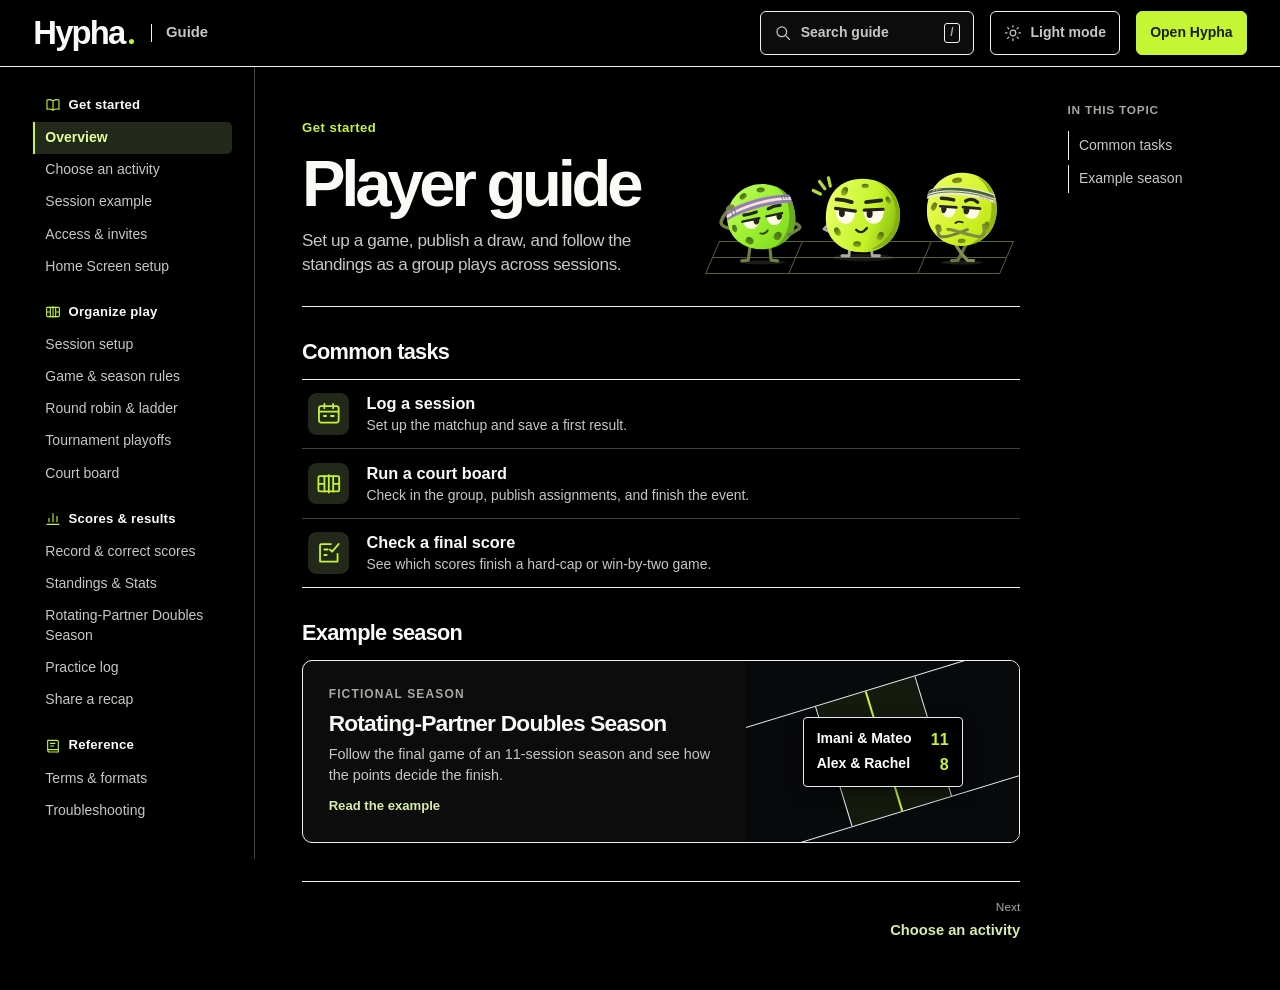
<file: docs/index.html>
<!doctype html>
<html lang="en" data-theme="dark">
<head>
<meta charset="utf-8"><meta name="viewport" content="width=device-width,initial-scale=1,viewport-fit=cover">
<meta name="description" content="Hypha’s player guide to session setup, game rules, round robins, ladders, tournaments, scoring, and season standings.">
<meta name="theme-color" content="#000000" id="theme-color"><title>Player guide · Hypha</title>
<link rel="icon" href="./play/media/icon.png"><link rel="stylesheet" href="./assets/type.css">
<link rel="stylesheet" href="./assets/guide.css">
<script>try{if(localStorage.getItem('hypha-guide-theme')==='light')document.documentElement.dataset.theme='light';}catch(e){}</script>
<script src="./assets/guide.js" defer></script>
</head>
<body id="top"><a class="skip" href="#guide">Skip to guide content</a>
<svg class="guide-defs" width="0" height="0" aria-hidden="true" focusable="false" xmlns="http://www.w3.org/2000/svg"><defs><linearGradient id="guide-ball-paint" x1="0" y1=".25" x2="1" y2=".55" gradientUnits="objectBoundingBox"><stop offset="0" stop-color="#eaff66" /><stop offset=".64" stop-color="#c4f329" /><stop offset="1" stop-color="#89bd0f" /></linearGradient><linearGradient id="guide-hole-paint" x2="0" y2="1"><stop stop-color="#476604" /><stop offset="1" stop-color="#96b720" /></linearGradient><g id="guide-player-shadow"><ellipse cx="63" cy="99" rx="34" ry="4" fill="currentColor" opacity=".14" /></g><g id="guide-player-shell"><g fill="none" stroke="currentColor" stroke-width="3.2" stroke-linecap="round" stroke-linejoin="round"><path d="M48 83l-1 14h-8m32-14 2 14h8M32 54l-13 13 12 6m54-23 13 12-9 10" /></g><path d="M21 55C21 28 37 11 62 11c25 0 42 17 42 40 0 24-17 42-42 42-24 0-41-14-41-38Z" fill="url(#guide-ball-paint)" /><path d="M77 14c14 6 24 23 22 40-2 19-15 30-28 36 20-3 33-18 33-39 0-16-11-31-27-37Z" fill="#84ae14" /><g fill="url(#guide-hole-paint)"><ellipse cx="42" cy="25" rx="3.5" ry="5" transform="rotate(26 42 25)" /><ellipse cx="65" cy="19" rx="4" ry="2.6" /><ellipse cx="91" cy="35" rx="2.5" ry="4.4" transform="rotate(-27 91 35)" /><ellipse cx="34" cy="70" rx="3.2" ry="5" transform="rotate(-29 34 70)" /><ellipse cx="56" cy="84" rx="4.4" ry="3.2" /><ellipse cx="82" cy="75" rx="3.4" ry="5" transform="rotate(28 82 75)" /></g><path d="m15 28-8-4m13-2-6-8m12 5-2-9" stroke="#b1dc35" stroke-width="3.6" stroke-linecap="round" fill="none" /></g><g id="guide-player-eyes"><path d="M32 44l22 3c-1 11-6 16-13 14-6-1-9-8-9-17Zm31 2 23-1c0 11-5 17-13 16-6-1-9-6-10-15Z" fill="#fffce9" /></g><g id="guide-player-pupils"><g fill="#222318"><ellipse cx="39" cy="49" rx="3.3" ry="4.8" /><ellipse cx="70" cy="50" rx="3.4" ry="4.7" /></g></g><g id="guide-player-face"><g fill="none" stroke="#232315" stroke-linecap="round"><path d="m32 44 22 3m10-1 21-1" stroke-width="3.6" /><g stroke-width="4.2"><path d="M33 34q8 0 17 3" /><path d="m66 37 17-2" /></g><path d="M55 68q6 6 12-2" stroke-width="2.6" /></g></g><symbol id="guide-icon-book" viewBox="0 0 24 24"><path d="M3 4.5c3-1 6-.6 9 1.3 3-1.9 6-2.3 9-1.3v14c-3-1-6-.6-9 1.3-3-1.9-6-2.3-9-1.3zM12 5.8v14" /></symbol><symbol id="guide-icon-court" viewBox="0 0 24 24"><rect x="2.5" y="5" width="19" height="14" rx="1.3" /><path d="M12 4v16M8 5v14m8-14v14M3 12h5m8 0h5" /></symbol><symbol id="guide-icon-bars" viewBox="0 0 24 24"><path d="M3 20h18M6 16v-5m6 5V4m6 12V8" /></symbol><symbol id="guide-icon-guide" viewBox="0 0 24 24"><path d="M4 3.5h14a2 2 0 0 1 2 2V21H6.5A2.5 2.5 0 0 1 4 18.5zM4 17.5h16M8 8h7m-7 4h5" /></symbol><symbol id="guide-icon-scorecard" viewBox="0 0 24 24"><rect x="3" y="5" width="18" height="15" rx="2" /><path d="M3.5 10h17M8 3v4m8-4v4M7.5 14h2m4.5 0h2.5" /></symbol><symbol id="guide-icon-score-check" viewBox="0 0 24 24"><path d="M14 4H5a1 1 0 0 0-1 1v15h16v-7M8 9h3m-3 5h2m3-5 2 2 6-7" /></symbol><symbol id="guide-icon-search" viewBox="0 0 24 24"><circle cx="10.5" cy="10.5" r="6.5" /><path d="m16 16 4.8 4.8" /></symbol><symbol id="guide-icon-sun" viewBox="0 0 24 24"><circle cx="12" cy="12" r="3.8" /><path d="M12 2v2m0 16v2M2 12h2m16 0h2M4.9 4.9l1.5 1.5m11.2 11.2 1.5 1.5M4.9 19.1l1.5-1.5M17.6 6.4l1.5-1.5" /></symbol><symbol id="guide-icon-moon" viewBox="0 0 24 24"><path d="M20.3 14.6A8.7 8.7 0 0 1 9.4 3.7 8.7 8.7 0 1 0 20.3 14.6z" /></symbol><symbol id="guide-icon-menu" viewBox="0 0 24 24"><path d="M3 6h18M3 12h12M3 18h18" /></symbol><symbol id="guide-icon-chevron" viewBox="0 0 24 24"><path d="m6 9 6 6 6-6" /></symbol></defs></svg>
<header class="topbar"><div class="top-inner">
  <a class="brand" href="./play/index.html" aria-label="Hypha, about the app">Hypha<i aria-hidden="true"></i></a><span class="product">Guide</span>
  <div class="commands"><button class="search-open js-only" type="button" id="open-search" hidden><svg class="ui-icon" aria-hidden="true" focusable="false" viewBox="0 0 24 24"><use href="#guide-icon-search"></use></svg><span>Search guide</span><kbd>/</kbd></button>
  <button class="theme-button js-only" id="theme-choice" type="button" hidden><svg class="ui-icon when-dark" aria-hidden="true" focusable="false" viewBox="0 0 24 24"><use href="#guide-icon-sun"></use></svg><svg class="ui-icon when-light" aria-hidden="true" focusable="false" viewBox="0 0 24 24"><use href="#guide-icon-moon"></use></svg><span id="theme-text">Light mode</span></button>
  <a class="app" href="https://hypha.franklinwaggoner.chatgpt.site/">Open Hypha</a></div>
</div>
<details class="mobile-topics" id="mobile-topics"><summary><svg class="ui-icon" aria-hidden="true" focusable="false" viewBox="0 0 24 24"><use href="#guide-icon-menu"></use></svg>Guide topics <span class="mobile-current" id="mobile-current">Overview</span><svg class="ui-icon menu-chevron" aria-hidden="true" focusable="false" viewBox="0 0 24 24"><use href="#guide-icon-chevron"></use></svg></summary>
  <div class="mobile-panel"><nav aria-label="Mobile guide topics"><div class="nav-group"><p><svg class="ui-icon" aria-hidden="true" focusable="false" viewBox="0 0 24 24"><use href="#guide-icon-book"></use></svg>Get started</p><ul><li><a class="topic-link" href="#overview" data-topic-link="overview">Overview</a></li><li><a class="topic-link" href="#activities" data-topic-link="activities">Choose an activity</a></li><li><a class="topic-link" href="#four-friends" data-topic-link="four-friends">Session example</a></li><li><a class="topic-link" href="#access" data-topic-link="access">Access &amp; invites</a></li><li><a class="topic-link" href="#home-screen" data-topic-link="home-screen">Home Screen setup</a></li></ul></div><div class="nav-group"><p><svg class="ui-icon" aria-hidden="true" focusable="false" viewBox="0 0 24 24"><use href="#guide-icon-court"></use></svg>Organize play</p><ul><li><a class="topic-link" href="#setup" data-topic-link="setup">Session setup</a></li><li><a class="topic-link" href="#rules" data-topic-link="rules">Game &amp; season rules</a></li><li><a class="topic-link" href="#club-formats" data-topic-link="club-formats">Round robin &amp; ladder</a></li><li><a class="topic-link" href="#tournament" data-topic-link="tournament">Tournament playoffs</a></li><li><a class="topic-link" href="#club-board" data-topic-link="club-board">Court board</a></li></ul></div><div class="nav-group"><p><svg class="ui-icon" aria-hidden="true" focusable="false" viewBox="0 0 24 24"><use href="#guide-icon-bars"></use></svg>Scores &amp; results</p><ul><li><a class="topic-link" href="#courtside" data-topic-link="courtside">Record &amp; correct scores</a></li><li><a class="topic-link" href="#results" data-topic-link="results">Standings &amp; Stats</a></li><li><a class="topic-link" href="#lantern" data-topic-link="lantern">Rotating-Partner Doubles Season</a></li><li><a class="topic-link" href="#practice-log" data-topic-link="practice-log">Practice log</a></li><li><a class="topic-link" href="#share" data-topic-link="share">Share a recap</a></li></ul></div><div class="nav-group"><p><svg class="ui-icon" aria-hidden="true" focusable="false" viewBox="0 0 24 24"><use href="#guide-icon-guide"></use></svg>Reference</p><ul><li><a class="topic-link" href="#play-language" data-topic-link="play-language">Terms &amp; formats</a></li><li><a class="topic-link" href="#help" data-topic-link="help">Troubleshooting</a></li></ul></div></nav></div>
</details></header>
<div class="book">
<aside class="side"><nav aria-label="Guide topics"><div class="nav-group"><p><svg class="ui-icon" aria-hidden="true" focusable="false" viewBox="0 0 24 24"><use href="#guide-icon-book"></use></svg>Get started</p><ul><li><a class="topic-link" href="#overview" data-topic-link="overview">Overview</a></li><li><a class="topic-link" href="#activities" data-topic-link="activities">Choose an activity</a></li><li><a class="topic-link" href="#four-friends" data-topic-link="four-friends">Session example</a></li><li><a class="topic-link" href="#access" data-topic-link="access">Access &amp; invites</a></li><li><a class="topic-link" href="#home-screen" data-topic-link="home-screen">Home Screen setup</a></li></ul></div><div class="nav-group"><p><svg class="ui-icon" aria-hidden="true" focusable="false" viewBox="0 0 24 24"><use href="#guide-icon-court"></use></svg>Organize play</p><ul><li><a class="topic-link" href="#setup" data-topic-link="setup">Session setup</a></li><li><a class="topic-link" href="#rules" data-topic-link="rules">Game &amp; season rules</a></li><li><a class="topic-link" href="#club-formats" data-topic-link="club-formats">Round robin &amp; ladder</a></li><li><a class="topic-link" href="#tournament" data-topic-link="tournament">Tournament playoffs</a></li><li><a class="topic-link" href="#club-board" data-topic-link="club-board">Court board</a></li></ul></div><div class="nav-group"><p><svg class="ui-icon" aria-hidden="true" focusable="false" viewBox="0 0 24 24"><use href="#guide-icon-bars"></use></svg>Scores &amp; results</p><ul><li><a class="topic-link" href="#courtside" data-topic-link="courtside">Record &amp; correct scores</a></li><li><a class="topic-link" href="#results" data-topic-link="results">Standings &amp; Stats</a></li><li><a class="topic-link" href="#lantern" data-topic-link="lantern">Rotating-Partner Doubles Season</a></li><li><a class="topic-link" href="#practice-log" data-topic-link="practice-log">Practice log</a></li><li><a class="topic-link" href="#share" data-topic-link="share">Share a recap</a></li></ul></div><div class="nav-group"><p><svg class="ui-icon" aria-hidden="true" focusable="false" viewBox="0 0 24 24"><use href="#guide-icon-guide"></use></svg>Reference</p><ul><li><a class="topic-link" href="#play-language" data-topic-link="play-language">Terms &amp; formats</a></li><li><a class="topic-link" href="#help" data-topic-link="help">Troubleshooting</a></li></ul></div></nav></aside>
<main id="guide" tabindex="-1"><section class="chapter overview" id="overview" data-topic="overview" data-label="Overview" data-group="Get started" aria-labelledby="overview-title">
<header class="guide-mast"><div class="mast-copy"><p class="crumb" aria-label="Guide category">Get started</p><h1 id="overview-title" tabindex="-1">Player guide</h1>
<p class="overview-intro" id="release-status">Set up a game, publish a draw, and follow the standings as a group plays across sessions.</p></div><div class="court-crew" aria-hidden="true"><img class="court-player iris" src="./assets/mascots/iris-sweatband.svg" width="120" height="124" alt=""><svg class="court-player center" viewBox="0 0 118 108" aria-hidden="true" focusable="false"><use href="#guide-player-shadow"></use><g class="player-figure"><use href="#guide-player-shell"></use><g class="player-eyes"><use href="#guide-player-eyes"></use><g class="player-glance"><use href="#guide-player-pupils"></use></g></g><use href="#guide-player-face"></use></g></svg><img class="court-player striped" src="./assets/mascots/striped-sweatband.svg" width="110" height="124" alt=""></div></header>
<details class="within-topic"><summary>In this topic</summary><ul><li><a href="#common-tasks">Common tasks</a></li><li><a href="#example-season">Example season</a></li></ul></details><h2 id="common-tasks">Common tasks</h2>
<div class="task-list">
  <a href="#four-friends"><svg class="ui-icon" aria-hidden="true" focusable="false" viewBox="0 0 24 24"><use href="#guide-icon-scorecard"></use></svg><span><strong>Log a session</strong><small>Set up the matchup and save a first result.</small></span></a>
  <a href="#club-board"><svg class="ui-icon" aria-hidden="true" focusable="false" viewBox="0 0 24 24"><use href="#guide-icon-court"></use></svg><span><strong>Run a court board</strong><small>Check in the group, publish assignments, and finish the event.</small></span></a>
  <a href="#valid-finals"><svg class="ui-icon" aria-hidden="true" focusable="false" viewBox="0 0 24 24"><use href="#guide-icon-score-check"></use></svg><span><strong>Check a final score</strong><small>See which scores finish a hard-cap or win-by-two game.</small></span></a>
</div>
<h2 id="example-season">Example season</h2>
<a class="lantern-card" href="#lantern">
  <span class="lantern-copy"><small>Fictional season</small><strong>Rotating-Partner Doubles Season</strong><span>Follow the final game of an 11-session season and see how the points decide the finish.</span><b>Read the example </b></span>
  <span class="court-window" role="img" aria-label="Session 11, game 6. Imani and Mateo beat Alex and Rachel, 11–8."><span class="court-lines" aria-hidden="true"><i></i></span><span class="mini-score" aria-hidden="true"><span>Imani &amp; Mateo <b>11</b></span><span>Alex &amp; Rachel <b>8</b></span></span></span>
</a><nav class="pager" aria-label="Adjacent topics"><a href="#activities" class="next"><small>Next</small><span>Choose an activity</span></a></nav></section>
<section class="chapter" id="activities" aria-labelledby="activities-heading" data-topic="activities" data-label="Choose an activity" data-group="Get started"><p class="crumb" aria-label="Guide category">Get started</p><h2 id="activities-heading" tabindex="-1"><span>Choose an activity</span><span class="topic-player" aria-hidden="true"><svg class="court-player center" viewBox="0 0 118 108" aria-hidden="true" focusable="false"><use href="#guide-player-shadow"></use><g class="player-figure"><use href="#guide-player-shell"></use><g class="player-eyes"><use href="#guide-player-eyes"></use><g class="player-glance"><use href="#guide-player-pupils"></use></g></g><use href="#guide-player-face"></use></g></svg></span></h2>
<p>Choose <b>Start playing</b> to set up an activity for today or plan a tournament for a later date. Each thread has its own rules and membership. Open it again under <b>Threads</b> in the sidebar.</p>
<details class="within-topic"><summary>In this topic</summary><ul><li><a href="#game-session-season">Thread, session and season</a></li><li><a href="#activities-log-a-session">Log a session</a></li><li><a href="#activities-round-robin">Round robin</a></li><li><a href="#activities-ladder">Ladder</a></li><li><a href="#activities-tournament">Tournament</a></li><li><a href="#activities-practice-log">Practice log</a></li></ul></details><dl class="rows"><div><dt id="activities-log-a-session">Log a session</dt><dd>Record singles or doubles results for one outing, then return to the same thread next time. Choose game and season rules and save each result at courtside.</dd></div>
<div><dt id="activities-round-robin">Round robin</dt><dd>Choose scheduled opponents in singles or fixed doubles, or use a rotating-partner mixer. A published court sheet lets people find their wave before earlier results arrive.</dd></div>
<div><dt id="activities-ladder">Ladder</dt><dd>Use each round’s winners to move people between courts, or complete a block of games within a flight before movement. Preview the next assignments, then publish them.</dd></div>
<div><dt id="activities-tournament">Tournament</dt><dd>Start with a seeded elimination bracket or use pool games to qualify entrants for playoffs. Review the actual bracket before announcing the next games.</dd></div>
<div><dt id="activities-practice-log">Practice log</dt><dd>Record minutes or successful repetitions for a drill. You can start solo and keep practice separate from competitions.</dd></div></dl>
<h3 id="game-session-season">Thread, session and season</h3>
<p>A <strong>thread</strong> keeps your group together. A <strong>session</strong> is one outing with one or more games. Your <strong>season</strong> tracks results across those sessions. A game is one singles or doubles matchup with a final score.</p>
<ul><li><strong id="activities-one-game-outing">One-game outing.</strong> Choose <b>Start playing → Log a session → Singles</b>, enter two players, save their 11–7 final and submit the session. That is one game in one session.</li>
<li><strong id="activities-several-outings">Several outings.</strong> Return to the same thread next week and choose <b>Next session</b>. If you play two more games, the season now contains three games across two dated sessions. Use <b>Recap</b> for one outing and <b>Standings</b> for the accumulated season points.</li></ul>
<p>To explore before starting, open <b>Example threads</b> in the sidebar or mobile thread drawer. All six examples are fictional and read-only. For a 48-player draw, choose <b>Rotating-Partner Doubles Round Robin</b> or <b>Singles Ladder (Winner Up, Loser Down)</b>. The directory also has <b>Singles Match Log</b>, <b>Doubles Tournament (Pool Play and Playoffs)</b>, <b>Practice Log</b> and <a href="#lantern">Rotating-Partner Doubles Season</a>.</p>
<nav class="pager" aria-label="Adjacent topics"><a href="#overview" class="previous"><small>Previous</small><span>Overview</span></a><a href="#four-friends" class="next"><small>Next</small><span>Session example</span></a></nav></section>

<section class="chapter" id="four-friends" aria-labelledby="four-heading" data-topic="four-friends" data-label="Session example" data-group="Get started">
<p class="crumb" aria-label="Guide category">Get started</p><h2 id="four-heading" tabindex="-1"><span>Session example</span><span class="topic-player" aria-hidden="true"><img class="court-player iris" src="./assets/mascots/iris-sweatband.svg" width="120" height="124" alt=""></span></h2>
<p>Start with <b>Start playing → Log a session</b> for singles or doubles. This example uses four players on one court to show a full doubles rotation.</p>
<details class="within-topic"><summary>In this topic</summary><ul><li><a href="#four-friends-set-up-a-doubles-rotation">Set up a doubles rotation</a></li><li><a href="#four-friends-check-the-three-matchups">Check the three matchups</a></li><li><a href="#four-friends-save-the-first-result">Save the first result</a></li><li><a href="#four-friends-keep-the-thread-for-next-week">Keep the thread for next week</a></li></ul></details><ol class="steps"><li><strong id="four-friends-set-up-a-doubles-rotation">Set up a doubles rotation.</strong> Choose <b>Start playing → Log a session</b> and select doubles. Name the group, set the date and enter four names. Leave <b>Available courts</b> at one. For a short night, open <b>Thread rules</b> and choose three rounds.</li>
<li><strong id="four-friends-check-the-three-matchups">Check the three matchups.</strong> In a full four-player cycle, each person partners each other person once and faces each of them twice. More rounds repeat this cycle with a fresh opportunity to score.</li>
<li><strong id="four-friends-save-the-first-result">Save the first result.</strong> Suppose Fern and Moss beat Wren and Lark 11–7 in their assigned game. Enter 11 for Fern and Moss, 7 for Wren and Lark, then tap <b>Save score</b>. Both winners earn 11 points and both opponents earn 7. One final counts as one game played for each person.</li>
<li><strong id="four-friends-keep-the-thread-for-next-week">Keep the thread for next week.</strong> Score the remaining games, then submit the session. Open <b>Recap</b> for tonight’s totals or <b>Next session</b> when you play again. Choose <b>Stats</b> to explore partnerships once you have several results.</li></ol>
<nav class="pager" aria-label="Adjacent topics"><a href="#activities" class="previous"><small>Previous</small><span>Choose an activity</span></a><a href="#access" class="next"><small>Next</small><span>Access &amp; invites</span></a></nav></section>

<section class="chapter" id="access" aria-labelledby="access-heading" data-topic="access" data-label="Access &amp; invites" data-group="Get started"><p class="crumb" aria-label="Guide category">Get started</p><h2 id="access-heading" tabindex="-1"><span>Open Hypha</span><span class="topic-player" aria-hidden="true"><img class="court-player striped" src="./assets/mascots/striped-sweatband.svg" width="110" height="124" alt=""></span></h2>
<p><a href="https://hypha.franklinwaggoner.chatgpt.site/">Open Hypha</a> in your browser to start a session or explore the example threads.</p>
<details class="within-topic"><summary>In this topic</summary><ul><li><a href="#access-starting-or-joining-a-group">Starting or joining a group</a></li><li><a href="#access-choose-what-an-invite-allows">Choose what an invite allows</a></li><li><a href="#access-owner">Owner</a></li><li><a href="#access-scorekeeper">Scorekeeper</a></li><li><a href="#access-read-only-viewer">Guest</a></li><li><a href="#activity-chat">Activity chat</a></li><li><a href="#app-appearance">Appearance</a></li></ul></details><h3 id="access-starting-or-joining-a-group">Starting or joining a group</h3>
<ul><li><strong id="access-start-a-group">Start a group.</strong> Open the thread sidebar, or the thread drawer on a phone, and choose <b>Start playing</b>. Your new thread is private. Use <b>Share</b> in its header to invite people.</li>
<li><strong id="access-join-a-group">Join a group.</strong> Open the full private invite link from the thread owner. Check the role it offers and enter the four-digit thread passcode if prompted. You can also paste the full link into <b>Join a thread</b>. Once admitted, reopen it under <b>Threads</b> in the sidebar.</li>
</ul>
<h3 id="access-choose-what-an-invite-allows">Choose what an invite allows</h3>
<dl class="rows"><div><dt id="access-owner">Owner</dt><dd>Scores and chats, manages invitations and participant roles, and can remove messages from the activity.</dd></div><div><dt id="access-scorekeeper">Scorekeeper</dt><dd>The default for a new invite. Can chat, start games, post live scores, save or correct finals, manage sessions and view the activity log.</dd></div><div><dt id="access-read-only-viewer">Guest</dt><dd>Can chat, follow scores and standings, and share a submitted recap. Score editing requires Scorekeeper access. Choose Guest explicitly when creating an invite for someone who should not edit scores. People admitted through an earlier read-only invite keep Guest access.</dd></div></dl>
<p>In the thread header, owners choose <b>Share</b>. Open <b>Thread invite</b> if the menu also offers session results, choose a role, then create that role’s invite. <b>Require a thread passcode</b> is on by default. If you keep it on, send the four-digit code separately. Players need the private invite link either way.</p>
<p><b>Guest</b> access controls what someone can do in a thread. <b>Guest for this session</b> adds a substitute to one outing’s roster.</p>
<p>To change someone who has already joined, open <b>Participant roles</b> in the invite panel. Match their activity ID with the one shown in Chat, choose their new role, then confirm. Changing or disabling a link affects future admissions. <b>Remove all participants and invites</b> also ends current memberships.</p>
<h3 id="activity-chat">Activity chat</h3><p>Everyone admitted to the thread can use Chat without creating an account. Open <b>Chat</b> beside the scorecard or practice log. One conversation follows the activity across outings. Enter a display nickname and a message, optionally tag the selected session, then choose <b>Send message</b>. Nicknames are self-chosen. The short activity ID distinguishes people who use the same nickname and stays with that workspace in this activity.</p>
<p>Everyone admitted can read and post. The owner can remove a message from the conversation. Each message allows up to 1,000 characters and each person can send 12 per minute in an activity. Example threads and shared recaps contain no chat.</p>
<h3 id="app-appearance">Appearance</h3><p>Tap the moon or sun at the bottom of the thread sidebar or drawer. The <b>Appearance</b> menu shows a check beside your choice. Hypha starts in <b>Dark</b> with a black background. Choose <b>Light</b> for a light background or <b>System</b> to follow your device’s appearance. The choice stays in this browser.</p>
<nav class="pager" aria-label="Adjacent topics"><a href="#four-friends" class="previous"><small>Previous</small><span>Session example</span></a><a href="#home-screen" class="next"><small>Next</small><span>Home Screen setup</span></a></nav></section>

<section class="chapter" id="home-screen" aria-labelledby="install-heading" data-topic="home-screen" data-label="Home Screen setup" data-group="Get started"><p class="crumb" aria-label="Guide category">Get started</p><h2 id="install-heading" tabindex="-1"><span>Keep Hypha on your Home Screen</span><span class="topic-player" aria-hidden="true"><img class="court-player iris" src="./assets/mascots/iris-sweatband.svg" width="120" height="124" alt=""></span></h2>
<p>Start at the <a href="https://hypha.franklinwaggoner.chatgpt.site/">Hypha home page</a> in your usual browser. For installation instructions, choose <b>Home Screen setup</b> in the thread drawer.</p>
<details class="within-topic"><summary>In this topic</summary><ul><li><a href="#home-screen-iphone-or-ipad">iPhone or iPad</a></li><li><a href="#home-screen-android">Android</a></li></ul></details><dl class="rows"><div><dt id="home-screen-iphone-or-ipad">iPhone or iPad</dt><dd>In Safari, open <b>Share</b> from the toolbar or page menu. Choose <b>Add to Home Screen</b>, turn on <b>Open as Web App</b> if shown, and tap <b>Add</b>.</dd></div><div><dt id="home-screen-android">Android</dt><dd>In Chrome’s three-dot menu, choose <b>Install and create shortcut</b> or <b>Add to Home screen</b>. Choose <b>Install</b> when offered.</dd></div></dl>
<p><a href="https://support.apple.com/guide/iphone/open-as-web-app-iphea86e5236/ios">Apple’s Home Screen guidance</a> · <a href="https://support.google.com/chrome/answer/9658361?co=GENIE.Platform%3DAndroid&amp;hl=en">Chrome’s web app guidance</a></p>
<nav class="pager" aria-label="Adjacent topics"><a href="#access" class="previous"><small>Previous</small><span>Access &amp; invites</span></a><a href="#setup" class="next"><small>Next</small><span>Session setup</span></a></nav></section>

<section class="chapter" id="setup" aria-labelledby="setup-heading" data-topic="setup" data-label="Session setup" data-group="Organize play"><p class="crumb" aria-label="Guide category">Organize play</p><h2 id="setup-heading" tabindex="-1"><span>Set up a session</span><span class="topic-player" aria-hidden="true"><svg class="court-player center" viewBox="0 0 118 108" aria-hidden="true" focusable="false"><use href="#guide-player-shadow"></use><g class="player-figure"><use href="#guide-player-shell"></use><g class="player-eyes"><use href="#guide-player-eyes"></use><g class="player-glance"><use href="#guide-player-pupils"></use></g></g><use href="#guide-player-face"></use></g></svg></span></h2>
<p>In <b>Start playing → Log a session</b>, name the thread and choose the date. Player setup uses one name field per player by default. Enter a distinct label in each field; use a distinguishing initial for two people with the same first name. In doubles, setup starts with four labeled fields. <b>Add Players</b> adds up to two at a time. Extra rows can be removed individually or left blank.</p>
<details class="within-topic"><summary>In this topic</summary><ul><li><a href="#session-guests">Same group, another night</a></li><li><a href="#setup-singles">Singles</a></li><li><a href="#setup-rotating-partners">Rotating partners</a></li><li><a href="#setup-fixed-teams">Fixed teams</a></li><li><a href="#setup-partner-schedule">Four-player partner schedules</a></li></ul></details><div class="formats"><article><h3 id="setup-singles">Singles</h3><p>2–16 players, one court. With two, the first matchup is ready. With more, choose <b>First player</b> and <b>Opponent</b>. Save the game, then <b>Add rematch</b> or select the next two and <b>Add game</b>. Submit after one game for a one-off, or continue the thread on another date.</p></article>
<article><h3 id="setup-rotating-partners">Rotating partners</h3><p>4–16 players. Hypha generates doubles matchups, balances appearances and varies partners and opponents. A four-player rotation cycles through all three partnerships. A complete five-player cycle seats each player once. A longer or shorter session uses the rounds selected in <b>Thread rules</b>.</p></article>
<article><h3 id="setup-fixed-teams">Fixed teams</h3><p>Assign everyone to a named pair. Each pair plays the other pairs once. Four teams on two courts play three rounds. An odd team count produces a team bye. With fewer courts, matches run in waves. Team session standings stay separate from the individual season race.</p></article></div>
<p><b>Available courts</b> starts at one. Doubles can use two with eight attendees, three with twelve and four with sixteen. Pick the number actually available. A player scheduled on another active court must finish there before starting a conflicting matchup.</p>
<h3 id="setup-partner-schedule">Four-player partner schedules</h3>
<p>With four players on one court in <b>Log a session → Doubles</b>, open <b>Partner schedule</b>. The default, <b>Rotate partners every game</b>, cycles through the three matchups for the chosen number of rounds. For three best-of-three series, choose <b>play each series together</b> to stay with the same partner or <b>rotate after each game</b> to cycle through all three pairings between games.</p>
<p>Suppose one side wins 11–7 and 11–9 with the same pairing. They win that series 2–0. Play the next pairing and return to the extra game after all three series are decided. Its final earns each player their side’s points and leaves the 2–0 result intact. A 1–1 split needs its third game to decide the series. Both schedules contain nine games. The season’s existing points target can still end the outing early.</p>
<p>During the session, open <b>Schedule → Arrange games</b> on the scorecard. On a narrow screen, choose <b>Show games</b> first. Choose <b>Next matchup</b>, drag a grip or use the arrows, then <b>Save order</b>. Hypha moves the existing four-player matchups and keeps each series in order. The schedule through the last started or scored game stays in place. Ladders and published tournament draws keep their own advancement rules.</p>
<h3 id="session-guests">Same group, another night</h3><p>After submitting, choose <b>Next session</b> and confirm which regulars are playing. For a substitute, open <b>Guest for this session</b> and enter their name. Their scores stay in that outing’s recap; the guest is not added to the season roster or season leaderboard. Enter them again if they return for another session. For doubles, confirm the courts. A best-of-three session keeps its four players for the outing. In an ordinary doubles session, to handle a late arrival or departure, use <b>Change attendance → Preview changes</b>. Review the matchups before applying. Started and scored games stay in place. Fewer than four eligible players pauses future doubles play. Fixed-team attendance changes use whole pairs. For singles, confirm the attending names and choose the opening matchup for the new night.</p>
<nav class="pager" aria-label="Adjacent topics"><a href="#home-screen" class="previous"><small>Previous</small><span>Home Screen setup</span></a><a href="#rules" class="next"><small>Next</small><span>Game &amp; season rules</span></a></nav></section>

<section class="chapter" id="rules" aria-labelledby="rules-heading" data-topic="rules" data-label="Game &amp; season rules" data-group="Organize play"><p class="crumb" aria-label="Guide category">Organize play</p><h2 id="rules-heading" tabindex="-1"><span>Set the game finish and the season finish</span><span class="topic-player" aria-hidden="true"><img class="court-player striped" src="./assets/mascots/striped-sweatband.svg" width="110" height="124" alt=""></span></h2>
<p>In Log a session setup, open <b>Thread rules</b> during creation. Set <b>Points to win a game</b> and <b>Game finish</b> for the score on each court. Separately, <b>Use a season points target</b> controls when the competition ends. These choices apply across the thread.</p>
<details class="within-topic"><summary>In this topic</summary><ul><li><a href="#finish-modes">Hard cap &amp; win by two</a></li><li><a href="#valid-finals">Valid finals for a game to 11</a></li><li><a href="#rules-singles-defaults">Singles defaults</a></li><li><a href="#rules-rotating-doubles-defaults">Rotating doubles defaults</a></li></ul></details><p id="finish-modes" data-outline-title="Hard cap &amp; win by two"><b>Hard cap</b> and <b>Win by two</b> are separate game-finish modes. With a hard cap of 11, the first side to 11 wins, including 11–10. With win by two and a target of 11, play continues until a side reaches at least 11 and leads by two, such as 12–10. Win by two has no point cap.</p>
<p>If an older thread has both rules combined, its owner can open <b>Rules</b> and choose one finish mode. Resolving the rule leaves saved finals unchanged.</p>
<div class="table-wrap"><table><caption id="valid-finals">Valid finals for a game to 11</caption><thead><tr><th scope="col">Final score</th><th scope="col">Hard cap at 11</th><th scope="col">Win by two</th></tr></thead><tbody><tr><th scope="row">11–9</th><td>Final</td><td>Final</td></tr><tr><th scope="row">11–10</th><td>Final</td><td>Keep playing</td></tr><tr><th scope="row">12–10</th><td>Beyond cap</td><td>Final</td></tr><tr><th scope="row">12–9</th><td colspan="2">Play ended at 11–9 under either rule.</td></tr></tbody></table></div>
<dl class="rows"><div><dt id="rules-singles-defaults">Singles defaults</dt><dd>Game to 11, win by two, with no season target. The owner may end an open season from the latest submitted <b>Session results</b> using <b>End season</b> and its confirmation.</dd></div><div><dt id="rules-rotating-doubles-defaults">Rotating doubles defaults</dt><dd>Nine rounds, game to 11 with a hard cap, and a season target of 891. Each partner earns the points scored by their side, including on a loss. Standings accumulate over nights.</dd></div></dl>
<p>For a points target, Hypha checks completed rounds in schedule order. Courts in the same round are simultaneous. By default, players crossing together share the finish. Earlier threads retain their configured tie rule. Unplayed games after a decided finish contribute no results.</p>
<nav class="pager" aria-label="Adjacent topics"><a href="#setup" class="previous"><small>Previous</small><span>Session setup</span></a><a href="#club-formats" class="next"><small>Next</small><span>Round robin &amp; ladder</span></a></nav></section>

<section class="chapter" id="club-formats" aria-labelledby="club-formats-heading" data-topic="club-formats" data-label="Round robin &amp; ladder" data-group="Organize play">
<p class="crumb" aria-label="Guide category">Organize play</p><h2 id="club-formats-heading" tabindex="-1"><span>Round robin and ladder formats</span><span class="topic-player" aria-hidden="true"><img class="court-player iris" src="./assets/mascots/iris-sweatband.svg" width="120" height="124" alt=""></span></h2>
<p>To arrange a schedule up front, choose <b>Start playing → Round robin</b>. To use completed results for movement, choose <b>Start playing → Ladder</b>. Both activities support singles, fixed teams and rotating doubles with the options below. Each new event thread has an open season. A dated session can finish while its season continues.</p>
<details class="within-topic"><summary>In this topic</summary><ul><li><a href="#club-formats-full-shortened-or-pooled-round-robin">Full, shortened or pooled round robin</a></li><li><a href="#timed-finals">Score-based or timed games</a></li><li><a href="#flight-blocks">Box ladders and flight standings</a></li><li><a href="#club-formats-read-a-players-event-recap">Read a player’s event recap</a></li><li><a href="#club-formats-who-moves-on-a-ladder">Who moves on a ladder?</a></li><li><a href="#club-formats-why-do-clubs-describe-humpty-dumpty-differently">Why do clubs describe “Humpty Dumpty” differently?</a></li></ul></details><div class="director-formats">
<article><h3 id="club-formats-rotating-partners">Rotating partners</h3><p><b>Partner mixer</b> issues the schedule up front. Choose 1–24 waves. Hypha balances appearances and varies partners and opponents within the available courts and time. Short schedules and odd attendance can leave repeat matchups or unequal appearances.</p><p><b>Court ladder</b> uses the last results to decide where people play next. The draw prioritizes splitting the previous partnerships. Preview the actual new partners on each court.</p></article>
<article><h3 id="club-formats-fixed-teams">Fixed teams</h3><p>Use <b>Choose fixed teams</b> to name pairs and check who plays together. <b>Round robin</b> puts each pair against the other pairs in its pool over a full draw. <b>Court ladder</b> moves the pair together. Check in whole pairs for both formats.</p></article>
<article><h3 id="club-formats-singles">Singles</h3><p>Each court holds two players. Choose <b>Round robin</b> for scheduled opponents or <b>Court ladder</b> for a new court based on the result. Singles records each person’s own score and opponent. For a quick manual matchup or a rematch on one court, use <b>Log a session → Singles</b>.</p></article>
</div>
<h3 id="club-formats-full-shortened-or-pooled-round-robin">Full, shortened or pooled round robin</h3>
<p>In <b>Round robin settings</b>, choose up to four <b>Pools</b>, with at least two entrants in each. An entrant is a singles player or a fixed team. Hypha deals the registration list across the pools in order and keeps sizes within one entrant of each other. A full draw plays every pair of entrants within its pool once. An odd pool gives someone a bye each pairing round. <b>Limited rounds</b> takes the requested number of pairing rounds per pool. When pool places will determine a playoff bracket, choose <b>Start playing → Tournament → Qualify through pools</b> before starting.</p>
<figure class="draw-math"><figcaption>What will fit on eight courts?</figcaption><div class="draw-numbers"><div><span>48 singles · one full pool</span><strong>1,128 <small>games</small></strong><span>141 court waves</span></div><div><span>48 singles · four pools of 12</span><strong>264 <small>games</small></strong><span>33 court waves</span></div></div>
<p>A full pool of 48 has 47 pairing rounds of 24 games. Four pools of 12 have 11 pairing rounds, each with six games per pool. Eight physical courts need three waves to play those 24 games in either example. At 12 minutes of play per wave plus two minutes between waves, the 141-wave draw takes 32 hours 52 minutes and the 33-wave draw takes 7 hours 40 minutes, before check-in. These estimates assume the games finish on time. Choose a shortened draw when the available time is tighter.</p></figure>
<h3 id="timed-finals">Score-based or timed games</h3>
<p>In <b>Event scoring</b>, <b>Score-based</b> uses the points-to-win and finish rule. For <b>Timed</b>, choose the minutes per wave. Optionally choose <b>Finish early at a point cap</b>. A cap of 11 allows an 11–10 finish before the whistle. Without a cap the sides can keep scoring throughout the timed period.</p>
<p>On the current unfinished round or wave, choose <b>Start …-minute clock</b> when play begins. The board shows a countdown and the whistle time. Returning to the board uses the saved start time. An external whistle also works. At time, record the actual unequal score, such as 7–5. At 6–6, play one deciding point and enter 7–6. Expiry alone records no score and moves nobody.</p>
<h3 id="flight-blocks">Box ladders and flight standings</h3>
<p>Choose singles or fixed teams for a <b>Box ladder</b>. Enter the opening seed order from strongest flight to weakest. Choose two to four flights with at least three players or three intact pairs in each flight. Each entrant meets the others in that flight once per block. The field stays fixed across blocks within this session. When courts are scarce, one block spans several waves.</p>
<p>Open <b>Flight standings</b> to see the record and average point margin per game. Hypha ranks by win percentage, then by points scored minus points allowed per game. Equal values on both measures share the displayed rank. For movement only, the earlier original seed receives the higher slot in a remaining tie.</p>
<p>After every game in the block has a saved final, preview the next block. The leading entrant in each lower flight moves up one flight. The last entrant in the flight above moves down. At the top and bottom nobody can move beyond the field. Review <b>Proposed flights</b> and publish the block, or finish the session at the completed boundary. A later correction updates records while the issued next block keeps its entrants.</p>
<p>Box rules vary by organizer. RIPL uses eight-person groups and moves its top two and bottom two between later events. Hypha’s block rule exchanges one entrant across each adjacent boundary. <a href="https://www.riplpickleball.com/description">RIPL’s published box format</a></p>
<h3 id="club-formats-read-a-players-event-recap">Read a player’s event recap</h3>
<p>Open <b>Recap → Player recap</b> and choose a name. Wins–losses and point margin use that person’s saved finals. For example, winning 11–8 on Court 2 earns one win and a +3 margin. If the next draw puts that player on Court 1, the assignment changes immediately. Their highest court played stays at Court 2 until a Court 1 final is saved. A checked-in player who sits through a completed round earns a wait and keeps the same W–L.</p>
<p>On a court ladder, <b>Recent courts</b> traces up to eight saved appearances. In a round robin, the recap shows how many scheduled opponents the player has faced. The results list gives the exact scores and opponents in pages of eight. Corrections recalculate these figures from the saved games.</p>
<h3 id="club-formats-who-moves-on-a-ladder">Who moves on a ladder?</h3>
<dl class="rows"><div><dt id="club-formats-win-up-lose-down">Win up / Lose down</dt><dd>Winners move up one active court and losers down one. Court 1 is the top. Top winners hold their court. Bottom losers stay at the bottom when nobody is waiting.</dd></div>
<div><dt id="club-formats-win-up-top-court-falls">Win up / Top court falls</dt><dd>Top winners stay. Other winners move up. Top-court losers go to the bottom and other losers hold their court when there is space. This changes the cost of losing on Court 1.</dd></div>
<div><dt id="club-formats-one-playing-court">One playing court</dt><dd>All moves lead back to the same court. Rotating doubles can switch partners. Fixed teams or two singles players can have a rematch. Waiting entrants can take an available place.</dd></div>
<div><dt id="club-formats-a-waiting-list">A waiting list</dt><dd>Hypha fills whole games. Opening extras wait in registration order. At the next draw, existing waiters have priority over new arrivals. With a full set of courts, the losing side destined for the bottom yields places first. Fixed pairs enter or wait together. A changing headcount can shift other lower-court assignments. Use the published board to direct players.</dd></div></dl>
<details><summary id="club-formats-why-do-clubs-describe-humpty-dumpty-differently">Why do clubs describe “Humpty Dumpty” differently?</summary>
<p>At East County in Oregon the name describes timed rounds with winners moving up, losers moving down and partners splitting. Good Game Sports uses the name for top-court losers falling to the bottom while other losing sides stay. Jumbo’s Portland describes that top-court fall with partners switching and waiting players entering at the lowest court. Announce the movement rule and the waiting rule at check-in. <a href="https://eastcountypickleballcourts.playbypoint.com/programs/humpty-dumpty-beginner">East County’s local rules</a> · <a href="https://help.ggsports.co/how-humpty-dumpty-works-q45ri">Good Game Sports’ movement rules</a> · <a href="https://portland.jumbospickleball.com/programs/4-0-jumble-3e23c2">Jumbo’s Portland program</a></p></details>
<nav class="pager" aria-label="Adjacent topics"><a href="#rules" class="previous"><small>Previous</small><span>Game &amp; season rules</span></a><a href="#tournament" class="next"><small>Next</small><span>Tournament playoffs</span></a></nav></section>

<section class="chapter" id="tournament" aria-labelledby="tournament-heading" data-topic="tournament" data-label="Tournament playoffs" data-group="Organize play"><p class="crumb" aria-label="Guide category">Organize play</p><h2 id="tournament-heading" tabindex="-1"><span>From pool play to the final</span><span class="topic-player" aria-hidden="true"><img class="court-player striped" src="./assets/mascots/striped-sweatband.svg" width="110" height="124" alt=""></span></h2>
<p>Choose <b>Start playing → Tournament</b>, then singles or fixed teams. The draw holds 2–48 singles players or 2–24 fixed pairs. <b>Qualify through pools</b> gives everyone matches before elimination. <b>Start with seeds</b> goes straight to a knockout bracket. Review the entry order and physical courts at setup. For fixed teams, an optional open or mixed division label describes the pairs you enter.</p>
<details class="within-topic"><summary>In this topic</summary><ul><li><a href="#tournament-two-pools-of-four-teams">Two pools of four teams</a></li><li><a href="#tournament-withdrawal">A player or team leaves pool play</a></li><li><a href="#tournament-direct-seeded-singles-and-byes">Direct seeded singles and byes</a></li><li><a href="#tournament-what-can-a-score-correction-change">What can a score correction change?</a></li></ul></details><h3 id="tournament-two-pools-of-four-teams">Two pools of four teams</h3>
<p>For 16 players, choose fixed teams and make eight named pairs. Select two qualifying pools. Hypha deals the entry order across Pool A and Pool B. Each team meets the other three in its pool once. Four teams make six games per pool, or 12 pool games in total.</p>
<ol class="steps"><li><strong id="tournament-finish-pool-play">Finish pool play.</strong> With all eight teams active, save all 12 finals and check <b>Pool standings</b>. The top two teams in each pool qualify. A single-pool tournament can instead advance the top two or, with enough entrants, the top four.</li>
<li><strong id="tournament-resolve-qualifying-ties">Resolve qualifying ties.</strong> Within each pool, rank by wins, then wins against the other entrants tied on wins. Next compare total points scored minus points allowed across the pool, then that same difference in games among the original tied group. If all four measures leave a tie affecting qualification or seed order, use <b>Resolve playoff seeding</b>. Confirm the order within that tied group and enter a reason before previewing. Places entirely below qualification can remain tied.</li>
<li><strong id="tournament-check-the-crossed-semifinals">Check the crossed semifinals.</strong> Pool A’s winner meets Pool B’s runner-up. Pool B’s winner meets Pool A’s runner-up. For example, if Maples and Alders finish first and second in A, and Firs and Oaks do so in B, the games are Maples vs Oaks and Firs vs Alders. Preview the semifinals, then publish the draw.</li>
<li><strong id="tournament-play-the-medal-games">Play the medal games.</strong> After the semifinal finals are saved, preview and publish the championship game between the winners. With the bronze option enabled, the losing semifinalists play for third. The full example has 15 played games without bronze or 16 with it. Save the final scores, then choose <b>Submit tournament results</b>.</li></ol>
<h3 id="tournament-withdrawal">A player or team leaves pool play</h3>
<p>Before the first playoff stage is published, an owner or scorekeeper can open <b>Withdraw or restore a player</b> on the tournament board. For fixed doubles the control reads <b>Withdraw or restore a team</b> and applies to the whole pair. Choose the entrant under <b>Pool player</b> or <b>Pool team</b>, tap <b>Preview withdrawal</b>, check the affected games and active pool size, then choose <b>Confirm withdrawal</b>.</p>
<p>A played final stays in the session record and player statistics, and its score can still be corrected. For playoff qualification Hypha excludes that game for <em>both</em> sides, including wins and point differences used to break ties. In the eight-pair draw above, suppose Oaks leave after playing Firs and every game between the remaining teams is final. Ten of the twelve scheduled games were played. Nine count toward qualification. The Firs–Oaks final remains in both teams’ records, and Oaks’ two unfinished games become void. Nobody receives a forfeit win or points for either void game. Open <b>Games affected by withdrawals</b> to see each final or void game. Owners and scorekeepers can also see the entrant and pool in <b>History → Score history</b>.</p>
<p>To bring an entrant back, select them, tap <b>Preview restore</b>, then <b>Confirm restore</b>. Earlier finals count toward qualification again and unfinished games return to their original assignments, including saved in-progress scores. A game involving another withdrawn entrant stays excluded or void. If restoring a started game would double-book a player or court, finish the overlapping match and preview again.</p>
<p>Each pool must still supply its own qualifiers. If Pool A needs two teams but has only one active team, Hypha names the shortage and holds the playoffs until enough teams are restored. There is no wildcard from another pool. Publishing the first playoff stage closes withdrawal and restoration and freezes the seed order.</p>
<h3 id="tournament-direct-seeded-singles-and-byes">Direct seeded singles and byes</h3>
<p>For six singles players, choose <b>Start with seeds</b>. Open <b>Seed order</b>, move entrants into order, and inspect <b>Opening matchups</b>. Six entrants fill an eight-slot bracket with two opening byes. The top two seeds advance automatically and four players contest the other two slots. A bye needs no score and adds no game, point, win or loss. Preview and publish each stage once its entrants are known.</p>
<details><summary id="tournament-what-can-a-score-correction-change">What can a score correction change?</summary>
<p>Before publishing a playoff stage, correct a final and preview again. Publishing the opening knockout records the seeds and any qualifying tie decisions. A later pool correction changes the visible pool results while those published seeds and assignments stay fixed. After the next knockout stage is published, a correction to a game feeding it must retain its winner. The points can still be corrected under the selected finish rule. Owners and scorekeepers can use the usual correction flow on submitted results.</p></details>
<p>Hypha uses the recreational four-step pool rule and recorded tie decision described above. For a sanctioned event, check the official eligibility, withdrawal, ranking and match-format requirements. Rule 15.B.4.a covers withdrawals, retirements and forfeits in sanctioned round robins. Hypha keeps local played-game statistics. USA Pickleball’s 2026 rules also distinguish round robin, pool play leading to a playoff, and a qualifying round robin without separate pools. <a href="https://usapickleball.org/docs/rules/USAP-Official-Rulebook.pdf?court=2026">USA Pickleball 2026 Official Rulebook, §§15.B.4–6</a> · <a href="https://usapickleball.org/sanctioning/formats/">USA Pickleball’s approved tournament formats</a></p><nav class="pager" aria-label="Adjacent topics"><a href="#club-formats" class="previous"><small>Previous</small><span>Round robin &amp; ladder</span></a><a href="#club-board" class="next"><small>Next</small><span>Court board</span></a></nav></section>

<section class="chapter" id="club-board" aria-labelledby="board-heading" data-topic="club-board" data-label="Court board" data-group="Organize play">
<p class="crumb" aria-label="Guide category">Organize play</p><h2 id="board-heading" tabindex="-1"><span>Run the court board</span><span class="topic-player" aria-hidden="true"><svg class="court-player center" viewBox="0 0 118 108" aria-hidden="true" focusable="false"><use href="#guide-player-shadow"></use><g class="player-figure"><use href="#guide-player-shell"></use><g class="player-eyes"><use href="#guide-player-eyes"></use><g class="player-glance"><use href="#guide-player-pupils"></use></g></g><use href="#guide-player-face"></use></g></svg></span></h2>
<p>Scorekeepers can enter results. Keep the thread private or use its existing role-based invites for Scorekeepers and Guests.</p>
<details class="within-topic"><summary>In this topic</summary><ul><li><a href="#club-board-what-if-someone-corrects-a-result-or-changes-the-board">What if someone corrects a result or changes the board?</a></li><li><a href="#club-board-check-people-in-before-the-draw">Check people in before the draw</a></li><li><a href="#club-board-find-a-court-or-player">Find a court or player</a></li><li><a href="#club-board-record-each-actual-final">Record each actual final</a></li><li><a href="#club-board-review-before-sending-players-to-a-new-ladder-round">Review before sending players to a new ladder round</a></li><li><a href="#club-board-close-the-event-and-read-it-back">Close the event and read it back</a></li></ul></details><ol class="steps"><li><strong id="club-board-check-people-in-before-the-draw">Check people in before the draw.</strong> Enter each player in a separate name field; this is the default setup. For a ladder, order names from the top court downward. Use a last initial for duplicate first names. In <b>Check-in list</b>, uncheck absentees. The checked-in players form the first session’s regular roster. Scheduled singles accepts 2–48 attendees and 1–24 physical courts. Scheduled doubles accepts 4–48 attendees and 1–12 courts. Fixed teams require complete pairs. Only full games occupy a court. Review the active, waiting and unused counts before creating the selected activity.</li>
<li><strong id="club-board-find-a-court-or-player">Find a court or player.</strong> Read the round or wave number and the count of courts final. Use <b>Where do I go?</b> with part of a name or a court number. Court cards show the two sides, court status and available scores. The player lookup distinguishes an absent player from a player sitting out. Check the ordered <b>Waiting list</b> on the current ladder round.</li>
<li><strong id="club-board-record-each-actual-final">Record each actual final.</strong> Tap <b>Score Court</b> on the appropriate card. A posted live score can help spectators follow play. Only a saved final affects the standings. If a scheduled court says <b>Waiting</b>, finish the earlier game that needs its players. <b>Back to court board</b> returns to the assignments.</li>
<li><strong id="club-board-review-before-sending-players-to-a-new-ladder-round">Review before sending players to a new ladder round.</strong> Finish every active court. For a late arrival or departure, open <b>Next round attendance</b>. In rotating doubles and singles, you can check returning players back in or add late guests. In fixed doubles, check registered pairs in or out together and introduce new pairs at the next session. Choose <b>Preview round</b>, check the courts and waiting list, then <b>Publish round</b>. A preview alone does not issue assignments.</li>
<li><strong id="club-board-close-the-event-and-read-it-back">Close the event and read it back.</strong> After every issued game has a final, choose <b>Finish session → Submit results</b>. For a court ladder or box ladder, finish before publishing another round or block. A scheduled mixer or round robin needs its issued draw completed. For a tournament, finish the medal games and use <b>Submit tournament results</b>. On the submitted results screen check completed scores and the recap. <b>Next session</b> brings the roster back for a new event.</li></ol>
<details><summary id="club-board-what-if-someone-corrects-a-result-or-changes-the-board">What if someone corrects a result or changes the board?</summary>
<p>An owner or scorekeeper can correct an active court or use <b>Correct a score</b> in submitted results. A corrected final changes the standings. If it changes the winner before the next ladder round is published, preview again to see the new assignments. Every published assignment stays in place, including a round that has not started. A published round-robin, mixer or flight block keeps its issued roster and matchups. If attendance changes prevent a scheduled match, leave it pending.</p>
<p>If another scorer saves during a preview or confirmation, refresh the page and review the latest board before repeating that action. Reopen the same thread after a reload to see the latest published round and saved results. An unpublished preview, a device draft and an unsent email each need their own deliberate next step.</p></details>
<nav class="pager" aria-label="Adjacent topics"><a href="#tournament" class="previous"><small>Previous</small><span>Tournament playoffs</span></a><a href="#courtside" class="next"><small>Next</small><span>Record &amp; correct scores</span></a></nav></section>

<section class="chapter" id="courtside" aria-labelledby="courtside-heading" data-topic="courtside" data-label="Record &amp; correct scores" data-group="Scores &amp; results"><p class="crumb" aria-label="Guide category">Scores &amp; results</p><h2 id="courtside-heading" tabindex="-1"><span>Record a result courtside</span><span class="topic-player" aria-hidden="true"><img class="court-player striped" src="./assets/mascots/striped-sweatband.svg" width="110" height="124" alt=""></span></h2>
<details class="within-topic"><summary>In this topic</summary><ul><li><a href="#correct-score">Fix a score</a></li><li><a href="#courtside-open-the-court">Open the court</a></li><li><a href="#courtside-enter-both-scores">Enter both scores</a></li><li><a href="#courtside-choose-live-or-final">Choose live or final</a></li><li><a href="#courtside-close-the-night">Close the night</a></li><li><a href="#match-settings">First serve and switching ends</a></li></ul></details><ol class="steps"><li><strong id="courtside-open-the-court">Open the court.</strong> <b>Scorecard → Courtside</b> shows who is playing, who is up next and who is sitting. <b>Start game</b> marks a game on court. A waiting court identifies the one its players are finishing on.</li>
<li><strong id="courtside-enter-both-scores">Enter both scores.</strong> Tap a common-score chip below each side, use plus and minus, or type a whole number. A chip changes just that side’s draft. Type or step beyond the target when the finish rule allows it.</li>
<li><strong id="courtside-choose-live-or-final">Choose live or final.</strong> <b>Post live score</b> lets admitted members follow play. <b>Save score</b> records the final, updates points and advances the court when players are free. A live score adds nothing to standings until the final is saved.</li>
<li><strong id="courtside-close-the-night">Close the night.</strong> <b>Full sheet</b> accepts scores in batches. <b>Save entered scores</b> saves edited finals and leaves the session open. <b>Submit session</b> saves the eligible batch and opens the results. Complete pending games before submitting unless the race already ended.</li></ol>
<h3 id="match-settings">First serve and switching ends</h3>
<p>Before the first point, open the selected game’s <b>Advanced match settings</b>. For the coin toss, the first side calls <b>Heads</b> or <b>Tails</b>. Tap <b>Toss for first serve</b> once to save the result and show who serves. To switch ends, select <b>At 6</b> or <b>At 8</b>. The reminder applies once, when either side reaches that score. Choose <b>Off</b> to play without it. Set the usual choice when setting up the session or change it for one game at courtside.</p>
<h3 id="correct-score">Fix a score</h3><p>In an active session, select the saved game and save its correction. A submitted session opens as a read-only results sheet. Each played game marks the higher-scoring side with a check and <b>Won</b>. The standings show the rank and points for each player or team, including tied leaders. Owners and scorekeepers choose <b>Correct a score</b>, select one game and save or cancel. Saving preserves submission and recalculates standings, the finish and Stats. If another scorer changed that game, review the current value before trying again.</p>
<p>In best-of-three, correcting an early result can restore a pending third game as a decider or move it to the end after a sweep. Once that third game has started or has a final, corrections must preserve its role. You can still correct its score.</p>
<p><b>Undo last result</b> is available to the scorer who made the most recent eligible save for up to ten minutes, provided no newer thread change has intervened. It restores the prior score or game state. Chat messages leave that undo available. <b>History → Activity log</b> shows changes across outings, including who recorded a score, changed the game order or added a session. <b>Score history</b> filters to a selected session. Corrections show the scores before and after. Entries use a stable activity-local role label, the nickname used at the time when available, and local time. Older sessions may have only score history.</p>
<nav class="pager" aria-label="Adjacent topics"><a href="#club-board" class="previous"><small>Previous</small><span>Court board</span></a><a href="#results" class="next"><small>Next</small><span>Standings &amp; Stats</span></a></nav></section>

<section class="chapter" id="results" aria-labelledby="results-heading" data-topic="results" data-label="Standings &amp; Stats" data-group="Scores &amp; results"><p class="crumb" aria-label="Guide category">Scores &amp; results</p><h2 id="results-heading" tabindex="-1"><span>Find the answer behind a score</span><span class="topic-player" aria-hidden="true"><img class="court-player iris" src="./assets/mascots/iris-sweatband.svg" width="120" height="124" alt=""></span></h2>
<details class="within-topic"><summary>In this topic</summary><ul><li><a href="#results-interpret-a-result">Interpret a result</a></li><li><a href="#results-who-leads-the-season">Who leads the season?</a></li><li><a href="#results-what-happened-tonight">What happened tonight?</a></li><li><a href="#results-when-did-the-lead-move">When did the lead move?</a></li><li><a href="#results-which-partners-play-best-together">Which partners play best together?</a></li><li><a href="#results-did-the-opposition-differ">Did the opposition differ?</a></li><li><a href="#results-compare-a-pairing">Compare a pairing</a></li><li><a href="#results-check-appearances">Check appearances</a></li><li><a href="#results-compare-repeated-opponents">Compare repeated opponents</a></li></ul></details><dl class="answers"><div><dt id="results-who-leads-the-season">Who leads the season?</dt><dd><b>Standings</b> ranks regular players by cumulative points in singles or rotating doubles. Equal point totals share a rank. Each singles player earns their own final score. Named teams have their own fixed-session standings. A bye adds no points or appearance.</dd></div>
<div><dt id="results-what-happened-tonight">What happened tonight?</dt><dd><b>Recap</b> shows points this session, games played, points per game and applicable season progress. The denominator includes only saved games the player or team played. Guest scores remain in that outing’s recap; guests are not included in the season leaderboard. <b>Table</b> gives the exact numbers.</dd></div>
<div><dt id="results-when-did-the-lead-move">When did the lead move?</dt><dd><b>Progress → This session</b> plots cumulative earned points by game. <b>Season</b> shows each regular player’s gap from that night’s leader. Zero is the lead. Tap player cards to change visible lines, choose a checkpoint, or use the exact checkpoint table. Pending and unplayed games keep their labels.</dd></div>
<div><dt id="results-which-partners-play-best-together">Which partners play best together?</dt><dd><b>Stats</b> opens with the highest partnership win rate and each player’s record apart. The default ranking starts at three games together. Equal values share rank and smaller samples are available separately. <b>Rank by</b> can instead show average margin, total wins or frequency. Average margin is points for minus points against, divided by games played.</dd></div>
<div><dt id="results-did-the-opposition-differ">Did the opposition differ?</dt><dd>Tap a pair for <b>Together vs apart</b> and <b>Who they faced</b>. Tap a player for partner and opponent W–L and recent form. In <b>With each partner → Compare two partners</b>, select two partners. Each shared-opponent row holds the opposing pair constant within the chosen thread, period and format. It shows W–L, margin and count. Sparse results and differing schedules limit the comparison.</dd></div></dl>
<p>Use <b>Period</b> for one session or the whole season. Rotating and fixed doubles are analyzed separately. Singles shows opponent head-to-head. Stats uses eligible saved finals, including finals in an active session. Corrections replace their original results. Use a comparable game rule when comparing timed and score-based sessions.</p>
<h3 id="results-interpret-a-result">Interpret a result</h3>
<dl class="answers"><div><dt id="results-compare-a-pairing">Compare a pairing</dt><dd>Compare wins, games played and average point margin for a pairing over one night and the whole season. A 2–0 pairing has two observations. Check the opponents and look for repeat meetings before drawing a conclusion.</dd></div>
<div><dt id="results-check-appearances">Check appearances</dt><dd>Read appearances alongside points when someone waited or missed a round. Use the board’s court and attendance details to understand where players were assigned. A player can climb the ladder with wins while the season points table follows the points earned.</dd></div>
<div><dt id="results-compare-repeated-opponents">Compare repeated opponents</dt><dd>Compare repeated opponents within the same scoring rules. Game finals can describe consistency of outcomes, margins and frequency of play. Rally sequence, serve or return quality, shot location, individual contribution and official rating require additional observations. A partnership record alone cannot establish chemistry or the reason for a win.</dd></div></dl>
<nav class="pager" aria-label="Adjacent topics"><a href="#courtside" class="previous"><small>Previous</small><span>Record &amp; correct scores</span></a><a href="#lantern" class="next"><small>Next</small><span>Rotating-Partner Doubles Season</span></a></nav></section>

<section class="chapter" id="lantern" aria-labelledby="lantern-heading" data-topic="lantern" data-label="Rotating-Partner Doubles Season" data-group="Scores &amp; results"><p class="crumb" aria-label="Guide category">Scores &amp; results</p><h2 id="lantern-heading" tabindex="-1"><span>Walk through a three-point finish</span><span class="topic-player" aria-hidden="true"><svg class="court-player center" viewBox="0 0 118 108" aria-hidden="true" focusable="false"><use href="#guide-player-shadow"></use><g class="player-figure"><use href="#guide-player-shell"></use><g class="player-eyes"><use href="#guide-player-eyes"></use><g class="player-glance"><use href="#guide-player-pupils"></use></g></g><use href="#guide-player-face"></use></g></svg></span></h2>
<p>Open <b>Example threads</b> in the sidebar or mobile thread drawer and choose <b>Rotating-Partner Doubles Season</b>. This season is fictional, read-only and separate from your threads. Its four players completed ten nine-game sessions. The eleventh ended after six games, for 96 finals in all.</p>
<div class="example-card"><h3 id="lantern-session-11-the-last-game">Session 11 · the last game</h3><p>Imani and Alex entered on 882 points apiece, nine short of the target. Imani and Mateo won 11–8 against Alex and Rachel.</p>
<div class="table-wrap"><table><caption id="lantern-from-the-tie-to-the-finish">From the tie to the finish</caption><thead><tr><th scope="col">Player</th><th scope="col">Before</th><th scope="col">Earned</th><th scope="col">After</th></tr></thead><tbody><tr><th scope="row">Imani</th><td>882</td><td>+11</td><td><strong>893</strong></td></tr><tr><th scope="row">Alex</th><td>882</td><td>+8</td><td>890</td></tr><tr><th scope="row">Rachel</th><td>866</td><td>+8</td><td>874</td></tr><tr><th scope="row">Mateo</th><td>860</td><td>+11</td><td>871</td></tr></tbody></table></div></div>
<p><b>Stats → Explore this pair</b> tells a different part of the season. Alex and Imani paired up 32 times, went 21–11 (65.6%) and scored 304 points to 285. Alex went 33–31 in 64 games with other partners. Imani went 31–33 in her 64. All 32 games together were against Mateo and Rachel. In a four-player rotation, swapping partners changes both sides. This season has no common opposing pair for a two-partner comparison.</p>
<p>Try <b>Period → Session 1</b> on their pair profile. They opened 1–2 with a margin of −2.67 points per game. Return to <b>Whole season</b> to see the record across all 11 nights.</p>
<nav class="pager" aria-label="Adjacent topics"><a href="#results" class="previous"><small>Previous</small><span>Standings &amp; Stats</span></a><a href="#practice-log" class="next"><small>Next</small><span>Practice log</span></a></nav></section>

<section class="chapter" id="practice-log" aria-labelledby="practice-heading" data-topic="practice-log" data-label="Practice log" data-group="Scores &amp; results"><p class="crumb" aria-label="Guide category">Scores &amp; results</p><h2 id="practice-heading" tabindex="-1"><span>Log a practice set</span><span class="topic-player" aria-hidden="true"><img class="court-player striped" src="./assets/mascots/striped-sweatband.svg" width="110" height="124" alt=""></span></h2>
<p>Open <b>Start playing → Practice log</b> to start a solo or shared log. In an existing scoring thread, open <b>Practice</b>. Practice entries are visible to that thread’s admitted members. Owners and scorekeepers can record or edit them. Training entries leave match scores, season standings and partnership records unchanged.</p>
<details class="within-topic"><summary>In this topic</summary><ul><li><a href="#practice-log-record-what-you-observed">Record what you observed</a></li><li><a href="#practice-log-keep-the-measure-consistent">Keep the measure consistent</a></li><li><a href="#practice-log-compare-the-same-drill">Compare the same drill</a></li></ul></details><ol class="steps"><li><strong id="practice-log-record-what-you-observed">Record what you observed.</strong> Choose <b>Log practice</b>, name the drill, choose the player or group, and set the date. For a target-serve drill, enter the successful reps and total attempts. You can also record minutes, or choose <b>Minutes only</b> for a drill without a count.</li>
<li><strong id="practice-log-keep-the-measure-consistent">Keep the measure consistent.</strong> Use <b>Goal and note</b> for the target or conditions you want to remember. For example, “serve into the deep half” defines a different task from landing anywhere in the service court.</li>
<li><strong id="practice-log-compare-the-same-drill">Compare the same drill.</strong> In <b>Practice recap</b>, filter by one drill and the same player or group to see measured results across dates. If two sets that day were 6 of 10 and 40 of 50, the day’s result is 46 of 60. A minutes-only entry contributes time and has no success rate.</li></ol>
<p>Use observed counts to choose a drill to revisit. A change in practice percentage does not isolate what improved in a match. For a two-person exercise using a half-court target, see <a href="https://www.playpickleball.com/pickleball-drills-2-people/">PlayPickleball’s skinny-singles drill</a>.</p><nav class="pager" aria-label="Adjacent topics"><a href="#lantern" class="previous"><small>Previous</small><span>Rotating-Partner Doubles Season</span></a><a href="#share" class="next"><small>Next</small><span>Share a recap</span></a></nav></section>

<section class="chapter" id="share" aria-labelledby="share-heading" data-topic="share" data-label="Share a recap" data-group="Scores &amp; results"><p class="crumb" aria-label="Guide category">Scores &amp; results</p><h2 id="share-heading" tabindex="-1"><span>Share session results</span><span class="topic-player" aria-hidden="true"><img class="court-player iris" src="./assets/mascots/iris-sweatband.svg" width="120" height="124" alt=""></span></h2>
<p>Open <b>Share</b> in the thread header. Owners with submitted sessions can choose <b>Session results</b> or <b>Thread invite</b>. Scorekeepers, Guests and people exploring a fictional example can share submitted results. If the thread has several submitted sessions, choose the outing by date.</p>
<p><b>Preview recap</b> shows the session standings, names and completed game scores. A best-of-three recap also shows the three series results and identifies extra games played after a sweep. Recap text and PDFs contain scores and standings. Activity chat, invitation links and thread passcodes stay out of both.</p>
<p><b>Share text</b> opens your device’s share sheet. <b>Share PDF</b> appears when the device accepts the prepared PDF. Choose a destination there, or cancel to return to Hypha. The recap grants no access to the thread.</p>
<p><b>Copy recap</b> copies the full text. If copying is blocked, Hypha selects the text for your device’s Copy command. <b>Download PDF</b> saves a paginated file prepared on your device. You can print it from a PDF viewer.</p>
<p>For email, expand <b>Email draft</b>, optionally enter one recipient, and choose <b>Open email draft</b>. For a long recap, choose <b>Copy recap</b>, then <b>Open draft for pasting</b>. Review and send from your email app. The optional address clears when you close the dialog.</p>
<nav class="pager" aria-label="Adjacent topics"><a href="#practice-log" class="previous"><small>Previous</small><span>Practice log</span></a><a href="#play-language" class="next"><small>Next</small><span>Terms &amp; formats</span></a></nav></section>

<section class="chapter" id="play-language" aria-labelledby="terms-heading" data-topic="play-language" data-label="Terms &amp; formats" data-group="Reference">
<p class="crumb" aria-label="Guide category">Reference</p><h2 id="terms-heading" tabindex="-1"><span>Terms at the court</span><span class="topic-player" aria-hidden="true"><svg class="court-player center" viewBox="0 0 118 108" aria-hidden="true" focusable="false"><use href="#guide-player-shadow"></use><g class="player-figure"><use href="#guide-player-shell"></use><g class="player-eyes"><use href="#guide-player-eyes"></use><g class="player-glance"><use href="#guide-player-pupils"></use></g></g><use href="#guide-player-face"></use></g></svg></span></h2>
<details class="within-topic"><summary>In this topic</summary><ul><li><a href="#play-language-a-standings-driven-alternative">A standings-driven alternative</a></li><li><a href="#play-language-thread">Thread</a></li><li><a href="#play-language-season">Season</a></li><li><a href="#play-language-session">Session</a></li><li><a href="#play-language-event">Event</a></li><li><a href="#play-language-round">Round</a></li><li><a href="#play-language-wave">Wave</a></li><li><a href="#play-language-flight-and-block">Flight and block</a></li><li><a href="#play-language-seed-and-bye">Seed and bye</a></li><li><a href="#play-language-game">Game</a></li></ul></details><dl class="wordbook"><div><dt id="play-language-thread">Thread</dt><dd>A private group with its saved sessions, rules and roles. A new thread starts a separate history. Practice logs can also stand alone.</dd></div>
<div><dt id="play-language-season">Season</dt><dd>The competition across sessions in one thread. Some seasons finish at a points target. An open season can run until its owner ends it.</dd></div>
<div><dt id="play-language-session">Session</dt><dd>One dated outing containing one or more games. Submit the session to open its results. The next session can use the same thread and continue its season.</dd></div>
<div><dt id="play-language-event">Event</dt><dd>A dated round robin, ladder or tournament with check-in, physical courts and a board of assignments.</dd></div>
<div><dt id="play-language-round">Round</dt><dd>One set of ladder matchups, or one pairing turn across the entrants in a round robin. A round robin with few courts may need several waves for one turn.</dd></div>
<div><dt id="play-language-wave">Wave</dt><dd>A set of scheduled games that can share the available courts at the same time. Find its assignments by wave number on the board.</dd></div>
<div><dt id="play-language-flight-and-block">Flight and block</dt><dd>A flight is a group of entrants at one level of a box ladder. A block is the full set of games inside the current flights, before promotion and relegation.</dd></div>
<div><dt id="play-language-seed-and-bye">Seed and bye</dt><dd>A seed is an entrant’s position in the draw. A bye gives an entrant no game in that round. In an elimination bracket an opening bye advances the entrant to the next stage.</dd></div>
<div><dt id="play-language-game">Game</dt><dd>One singles or doubles matchup yielding a final score. A saved live score, a pending game and a bye add no final points.</dd></div>
<div><dt id="play-language-court">Court</dt><dd>A physical playing space that can host one game at a time. On a ladder, Court 1 is the top active court.</dd></div></dl>
<h3 id="play-language-a-standings-driven-alternative">A standings-driven alternative</h3>
<p>For a short gathering, a shortened round robin, court ladder and Swiss draw set future opponents in different ways. Hypha offers the first two.</p>
<dl class="answers">
<div><dt id="play-language-swiss-or-standings-driven-draw">Swiss or standings-driven draw</dt><dd>Pair entrants with similar records after each round and limit repeated opponents. This can produce a competitive short event without completing every possible pairing. Byes, ties in the standings and avoiding prior opponents need explicit pairing rules. <a href="https://picklepairings.com/support/">PicklePairings’ format descriptions</a></dd></div>
</dl>
<nav class="pager" aria-label="Adjacent topics"><a href="#share" class="previous"><small>Previous</small><span>Share a recap</span></a><a href="#help" class="next"><small>Next</small><span>Troubleshooting</span></a></nav></section>

<section class="chapter" id="help" aria-labelledby="help-heading" data-topic="help" data-label="Troubleshooting" data-group="Reference"><p class="crumb" aria-label="Guide category">Reference</p><h2 id="help-heading" tabindex="-1"><span>When something needs a second look</span><span class="topic-player" aria-hidden="true"><img class="court-player iris" src="./assets/mascots/iris-sweatband.svg" width="120" height="124" alt=""></span></h2>
<details class="within-topic"><summary>In this topic</summary><ul><li><a href="#help-thread-invite">My thread invite asks for a passcode or won’t open</a></li><li><a href="#help-a-court-is-waiting-or-the-app-rejects-a-final">A court is waiting or the app rejects a final</a></li><li><a href="#help-i-lost-the-connection-while-recording-a-score">I lost the connection while recording a score</a></li><li><a href="#help-how-can-i-use-these-views-by-keyboard-or-on-a-small-screen">How can I use these views by keyboard or on a small screen?</a></li></ul></details><details id="help-the-invite-asks-for-another-code-or-the-link-stopped-working"><summary id="help-thread-invite">My thread invite asks for a passcode or won’t open.</summary><p>Use the full invite link from the thread owner. If it asks for a passcode, enter the four-digit code they sent you. After several incorrect entries, you may need to wait before trying again. If the link has stopped working, ask the owner for a new invite.</p></details>
<details><summary id="help-a-court-is-waiting-or-the-app-rejects-a-final">A court is waiting or the app rejects a final.</summary><p>Look for a player still on another court and finish that game first. Check the points-to-win setting and required lead in <b>Rules</b>. At a hard cap of 11, 11–10 is valid. Under win by two, tied scores require more play and a 12–10 final is valid.</p></details>
<details><summary id="help-i-lost-the-connection-while-recording-a-score">I lost the connection while recording a score.</summary><p>Check whether the game says <b>Draft on this device · not synced</b> or <b>Saved game</b>. Reconnect, review the latest score, and save deliberately. Other players see saved finals and posted live scores.</p></details>
<details><summary id="help-how-can-i-use-these-views-by-keyboard-or-on-a-small-screen">How can I use these views by keyboard or on a small screen?</summary><p>Use Tab to reach named inputs, buttons, links and player cards. Use Enter or Space on buttons and disclosure controls. In Progress, focus the plot and use the left and right arrow keys, or step through the exact details below it. The Recap table and Stats records give numeric alternatives to charts. On a phone, use the thread drawer for group navigation and swipe the thread-section strip if a tab is offscreen.</p></details>
<nav class="pager" aria-label="Adjacent topics"><a href="#play-language" class="previous"><small>Previous</small><span>Terms &amp; formats</span></a></nav></section>
</main>
<aside class="right-rail" id="right-rail" aria-label="Current topic outline" hidden><nav id="rail-nav" aria-label="In this topic"></nav></aside>
</div>
<dialog id="search-dialog" aria-labelledby="search-title">
 <div class="dialog-head"><h2 id="search-title">Search the guide</h2><button id="close-search" type="button" aria-label="Close search">×</button></div>
 <label class="query-wrap"><svg class="ui-icon" aria-hidden="true" focusable="false" viewBox="0 0 24 24"><use href="#guide-icon-search"></use></svg><span class="sr">Search guide content</span><input id="query" type="search" autocomplete="off" spellcheck="false" placeholder="Try “win by two” or “guest”"></label>
 <p id="search-status" class="search-status" role="status">Search for a topic, rule or in-app label.</p>
 <ul id="search-results" class="hits"></ul>
</dialog></body></html>
</file>
<file: docs/assets/type.css>
/* Shared typography for the player guide and courtside landing page. */
:root {
  --font-sans: "Helvetica Neue", Helvetica, Arial, sans-serif;
  font-family: var(--font-sans);
}

button, input, select, optgroup, textarea, kbd, code, pre, samp {
  font-family: inherit;
}
</file>
<file: docs/assets/guide.css>
:root{color-scheme:dark;--bg:#000;--mast:#000;--surface:#0c0c0c;--raised:#191919;--rail:#000;--line:#f2f2ee;--soft-line:#40423e;--ink:#fafaf7;--muted:#c6c8c1;--quiet:#a6aaa0;--accent:#c4f633;--accent-ink:#172000;--accent-hover:#d7ff68;--link:#d8edaa;--selected:#22291a;--active:#e3ff9a;--focus:#c4f633;--lime:#c4f633;--court-mark:#526336;--nav-h:66px}
html[data-theme="light"]{color-scheme:light;--bg:#fcfdf9;--mast:#fcfdf9;--surface:#f2f4ec;--raised:#e7ebdf;--rail:#fcfdf9;--line:#39473b;--soft-line:#c4ccbe;--ink:#15241b;--muted:#435247;--quiet:#57655b;--accent:#28573e;--accent-ink:#fff;--accent-hover:#1b402b;--link:#28573e;--selected:#e5edda;--active:#244b33;--focus:#38652f;--lime:#38652f;--court-mark:#9baa8d}
*,*::before,*::after{box-sizing:border-box}
[hidden]{display:none!important}
html{background:var(--bg);scroll-padding-top:calc(var(--nav-h) + 15px)}
body{margin:0;color:var(--ink);background:var(--bg);font:400 16px/1.57 var(--font-sans);text-rendering:optimizeLegibility}
button,input{font:inherit;color:inherit}button,a{touch-action:manipulation}
a{color:var(--link);text-underline-offset:.18em;text-decoration-thickness:.07em}
a:hover{text-decoration-thickness:.12em}
button{cursor:pointer}
a:focus-visible,button:focus-visible,input:focus-visible,summary:focus-visible,[tabindex="-1"]:focus-visible{outline:3px solid var(--focus);outline-offset:4px;border-radius:3px}
main:focus,.chapter h1:focus,.chapter:not(.overview)>h2:first-of-type:focus{outline:none}
.sr,.skip:not(:focus){position:absolute;width:1px;height:1px;overflow:hidden;clip-path:inset(50%);white-space:nowrap}
.skip:focus{position:fixed;z-index:30;top:.75rem;left:.75rem;background:var(--accent);color:var(--accent-ink);padding:.65rem 1rem}
.topbar{position:sticky;z-index:10;top:0;background:var(--mast);border-bottom:1px solid var(--line)}
.top-inner{height:var(--nav-h);max-width:1690px;padding:0 clamp(1rem,2.6vw,3rem);margin:auto;display:flex;align-items:center;gap:1rem}
.brand{display:inline-flex;align-items:baseline;gap:.055em;color:var(--ink);text-decoration:none;font:720 2.05rem/1.05 var(--font-sans);letter-spacing:-.055em}
.brand i{display:inline-block;width:.12em;height:.12em;border-radius:50%;background:currentColor}
.product{margin-left:.05rem;padding-left:.9rem;border-left:1px solid var(--line);font-size:.93rem;font-weight:550;line-height:1.2;color:var(--muted)}
.commands{display:flex;align-items:center;gap:clamp(.55rem,1.25vw,1.35rem);margin-left:auto}
.commands button,.app{display:inline-flex;align-items:center;justify-content:center;gap:.53rem;min-height:44px;padding:.46rem .82rem;font-size:.875rem;line-height:1.22;font-weight:650;border-radius:6px;white-space:nowrap}
.search-open{width:clamp(145px,16.7vw,247px);border:1px solid var(--line);color:var(--muted);background:var(--surface);justify-content:flex-start!important}
kbd{margin-left:auto;padding:0 .34rem;line-height:1.25rem;border:1px solid var(--line);border-radius:3px;color:var(--quiet);font:600 .75rem/1.1rem var(--font-sans)}
.theme-button{background:transparent;border:1px solid var(--line);color:var(--muted)}
.theme-button:hover{background:var(--surface);color:var(--ink)}
.app{color:var(--accent-ink);background:var(--accent);text-decoration:none;border:1px solid var(--accent)}
.app:hover{background:var(--accent-hover);border-color:var(--accent-hover)}
.search-open:hover{border-color:var(--quiet)}
.app i,.lantern-card i,.task-list i{font-style:normal}
.mobile-topics{display:none}
.book{display:grid;grid-template-columns:clamp(210px,17.3vw,262px) minmax(0,1fr) clamp(155px,14vw,210px);gap:clamp(1.6rem,3.7vw,4.1rem);max-width:1544px;margin:0 auto;padding:0 clamp(1rem,2.6vw,3rem)}
.side,.right-rail{align-self:start;position:sticky;top:calc(var(--nav-h) + 1px);max-height:calc(100vh - var(--nav-h) - 1px);max-height:calc(100svh - var(--nav-h) - 1px);overflow-y:auto;scrollbar-width:thin;scrollbar-color:var(--line) transparent}
.side{border-right:1px solid var(--soft-line);padding:1.75rem 1.35rem 2rem 0;background:var(--rail)}
.nav-group+.nav-group{margin-top:1.25rem}
.nav-group p,.right-rail .rail-label{margin:0 0 .43rem;font-size:.74rem;font-weight:700;letter-spacing:.065em;text-transform:uppercase;color:var(--quiet)}
.nav-group p{padding-left:.72rem}
.nav-group ul,.right-rail ul,.within-topic ul,.hits{list-style:none;margin:0;padding:0}
.topic-link{display:block;color:var(--muted);border-left:2px solid transparent;padding:.36rem .63rem;margin:1px 0;font-size:.875rem;line-height:1.4;text-decoration:none;border-radius:0 5px 5px 0}
.topic-link:hover{background:var(--surface);color:var(--ink)}
.topic-link[aria-current]{color:var(--active);background:var(--selected);border-left-color:var(--lime);font-weight:650}
main{min-width:0;max-width:815px;width:100%;margin:0 auto;overflow-wrap:break-word}
.chapter{padding:clamp(1.8rem,3vw,2.8rem) 0 3rem;border-bottom:1px solid var(--soft-line)}
.reader .chapter{border:0}
.crumb{margin:0 0 .83rem!important;font-size:.80rem!important;font-weight:650;letter-spacing:.022em;color:var(--lime)!important}
h1,h2,h3,figure,dl,dd{margin:0}
.mast-copy h1,.chapter:not(.overview)>h2:first-of-type{color:var(--ink);font-size:clamp(2.2rem,3.2vw,3.4rem);line-height:1.045;letter-spacing:-.055em;font-weight:720;margin:0 0 1.05rem}
.chapter h3,.overview>h2{margin:2.05rem 0 .7rem;font-size:clamp(1.24rem,1.58vw,1.57rem);line-height:1.22;letter-spacing:-.033em;color:var(--ink)}
.overview > h2{font-size:clamp(1.35rem,1.7vw,1.65rem);line-height:1.23;letter-spacing:-.034em;margin:2rem 0 .85rem}
.chapter>p,.chapter li,.chapter dd,.chapter details p,.chapter figure>p,.chapter article p,.chapter .example-card>p{font-size:clamp(1rem,1.13vw,1.08rem);line-height:1.64;color:var(--muted)}
.chapter p{margin:.8rem 0 1.1rem}
.chapter .overview-intro{color:var(--muted);font-size:clamp(1.1rem,1.43vw,1.35rem);line-height:1.5;max-width:40rem;letter-spacing:-.022em;margin:.45rem 0 1.3rem}
.chapter b,.chapter strong,.chapter em{color:var(--ink)}
.chapter :is(h1,h2,h3,dt,strong[id],summary[id],caption[id]){scroll-margin-top:calc(var(--nav-h) + 18px)}
.chapter>ul,.chapter>ol{padding-left:1.4rem}
.chapter li+li{margin-top:.47rem}
.chapter li::marker{color:var(--quiet);font-weight:650}
.task-list{border-top:1px solid var(--line)}
.task-list>a{display:flex;align-items:center;justify-content:space-between;gap:1rem;min-height:64px;padding:.74rem .22rem;border-bottom:1px solid var(--soft-line);text-decoration:none}
.task-list>a:hover strong,.lantern-card:hover b{text-decoration:underline}
.task-list strong,.task-list small{display:block}
.task-list strong{font-size:1.02rem;line-height:1.35}
.task-list small{font-size:.87rem;line-height:1.4;margin-top:.12rem;color:var(--muted)}
.task-list i{font-size:1.05rem;color:var(--link);padding:.1rem .2rem}
.lantern-card{display:grid;grid-template-columns:1.33fr .82fr;overflow:hidden;align-items:stretch;border:1px solid var(--line);border-radius:10px;text-decoration:none;background:var(--surface)}
.lantern-copy{display:grid;justify-items:start;gap:.48rem;padding:clamp(1rem,2vw,1.6rem)}
.lantern-copy>small{text-transform:uppercase;letter-spacing:.095em;color:var(--quiet);font:700 .75rem/1.3 var(--font-sans)}
.lantern-copy>strong{font-size:1.42rem;line-height:1.17;letter-spacing:-.035em}
.lantern-copy>span{font-size:.90rem;line-height:1.45;color:var(--muted)}
.lantern-copy>b{font-size:.82rem;color:var(--link);margin-top:.15rem}
.court-window{position:relative;isolation:isolate;overflow:hidden;display:grid;place-items:center;min-height:140px;background:#08090b;color:#fff}
.court-lines{position:absolute;inset:15% -14%;transform:rotate(-17deg);border:1.5px solid #e9ebf0;background:linear-gradient(90deg,transparent 35%,#c4f63312 35% 65%,transparent 65%)}
.court-lines::before,.court-lines::after,.court-lines i{content:"";position:absolute;top:0;bottom:0;width:1px;background:#e9ebf0}
.court-lines::before{left:35%}.court-lines::after{left:65%}.court-lines i{left:50%;width:2px;background:#c4f633}
.mini-score{position:relative;background:#000;border:1px solid #e9ebf0;padding:.55rem .82rem;border-radius:4px;box-shadow:0 6px 17px #0006}
.mini-score span{display:flex;align-items:center;justify-content:space-between;gap:1.2rem;font-size:.875rem;font-weight:650}
.mini-score b{color:#c4f633!important;font-variant-numeric:tabular-nums;font-size:1rem}
.right-rail{padding:2.1rem 0 2rem}
.right-rail .rail-label{padding:0;margin:0 0 .75rem}
.right-rail li+li{margin-top:.3rem}
.right-rail a{display:block;border-left:1px solid var(--line);padding:.28rem .65rem;color:var(--muted);text-decoration:none;font-size:.875rem;line-height:1.4}
.right-rail a:hover,.right-rail a[aria-current]{color:var(--link);border-left-color:var(--link)}
.within-topic{display:none}
.details,details{overflow-wrap:break-word}
.chapter details:not(.within-topic){margin:1.05rem 0;padding:.7rem .95rem;border:1px solid var(--line);border-radius:6px;background:var(--surface)}
summary{cursor:pointer}
.chapter details>summary{color:var(--ink);font-weight:650}
.chapter details p:last-child{margin-bottom:.3rem}
.rows,.answers,.wordbook{margin:1.2rem 0 1.6rem;border-top:1px solid var(--line)}
:is(.rows,.answers,.wordbook)>div{padding:.85rem 0;border-bottom:1px solid var(--soft-line)}
.chapter dt{font-weight:700;color:var(--ink);margin-bottom:.17rem;font-size:1rem}
.chapter dd{margin:0}
.formats,.director-formats,.example-card,.draw-math{margin:1.35rem 0}
.formats article,.director-formats article{padding:.84rem 0 .7rem;border-top:1px solid var(--line)}
.formats article h3,.director-formats article h3,.example-card h3{margin:.15rem 0 .55rem}
.formats article p,.director-formats article p{margin:.45rem 0}
.example-card,.draw-math{padding:clamp(.88rem,2vw,1.45rem);background:var(--surface);border:1px solid var(--line);border-radius:8px}
.draw-math figcaption{font-weight:700;color:var(--ink)}
.draw-numbers{display:grid;grid-template-columns:1fr 1fr;gap:.85rem;margin:.85rem 0}
.draw-numbers>div{display:grid;gap:.18rem;background:var(--raised);padding:.8rem;border-radius:5px}
.draw-numbers strong{font-size:1.4rem;line-height:1.15}.draw-numbers span,.draw-numbers small{font-size:.81rem;color:var(--muted)}
.table-wrap{max-width:100%;overflow:auto;scrollbar-width:thin;margin:1.15rem 0}
table{border-collapse:collapse;width:100%;min-width:0;font-variant-numeric:tabular-nums;text-align:left;line-height:1.43}
caption{padding:.2rem 0 .55rem;font-weight:700;color:var(--ink);text-align:left}
th,td{padding:.55rem .62rem;border-bottom:1px solid var(--line);vertical-align:top;font-size:.9rem}
thead th{background:var(--raised);color:var(--ink)}
tbody td{color:var(--muted)}
.pager{display:flex;gap:1rem;justify-content:space-between;border-top:1px solid var(--line);padding-top:1rem;margin-top:2.35rem}
.pager a{display:grid;gap:.15rem;text-decoration:none;font-size:.92rem;font-weight:650;max-width:48%}
.pager small{font-weight:450;font-size:.74rem;color:var(--quiet)}.pager .next{text-align:right;margin-left:auto}
dialog{position:fixed;width:min(580px,calc(100vw - 24px));max-height:min(75vh,630px);margin:clamp(1rem,14vh,9rem) auto 0;padding:1.05rem;border:1px solid var(--line);border-radius:12px;color:var(--ink);background:var(--bg);box-shadow:0 18px 70px #0006;overflow-y:auto}
dialog::backdrop{background:#000b}
.dialog-head,.query-wrap{display:flex;align-items:center}
.dialog-head{justify-content:space-between;margin-bottom:.7rem}.dialog-head h2{font-size:1.2rem;letter-spacing:-.03em}
.dialog-head button{font-size:1.4rem;line-height:1;min-width:44px;min-height:44px;border-radius:5px;border:1px solid var(--line);background:var(--surface)}
.query-wrap{gap:.7rem;border:1px solid var(--line);background:var(--surface);padding:.55rem .7rem;border-radius:5px;color:var(--quiet)}
.query-wrap:focus-within{outline:2px solid var(--focus);outline-offset:1px}
#query{outline:none;border:0;min-width:0;flex:1;background:transparent;color:var(--ink);font-size:1rem}
.search-status{font-size:.85rem;color:var(--muted);margin:.85rem .2rem .45rem}
.hits a{display:grid;gap:.08rem;color:var(--ink);text-decoration:none;padding:.62rem .5rem;border-top:1px solid var(--soft-line);font-size:.9rem;line-height:1.35}
.hits a:hover,.hits a:focus-visible{background:var(--surface)}.hits small{color:var(--quiet);font-size:.8125rem}.hits span{color:var(--muted);font-size:.875rem}
@media(min-width:1131px){html:not(.reader) .within-topic{display:block;margin:1.05rem 0}.within-topic ul{display:grid;gap:.28rem;padding:0 0 .35rem 1.05rem}.within-topic a{font-size:.89rem}}
@media(max-width:1130px){.book{grid-template-columns:209px minmax(0,1fr);gap:clamp(1.5rem,3.7vw,3.1rem)}.right-rail{display:none}.within-topic{display:block;margin:1.15rem 0;padding:.65rem .82rem;background:var(--surface);border:1px solid var(--line);border-radius:5px}.within-topic ul{display:grid;gap:.2rem;padding:.6rem .2rem .15rem 1.02rem}.within-topic a{font-size:.88rem}}
@media(max-width:750px){:root{--nav-h:58px}.top-inner{padding:0 1rem;gap:.67rem}.brand{font-size:1.93rem}.product{padding-left:.66rem;font-size:.82rem}.commands{gap:.26rem}.commands button,.app{min-height:44px;min-width:44px;padding:.45rem .62rem;font-size:.875rem}
.search-open{width:auto;background:transparent}.search-open span,.search-open kbd,.theme-button #theme-text{position:absolute;width:1px;height:1px;clip-path:inset(50%);overflow:hidden}
.mobile-topics{display:block;border-top:1px solid var(--soft-line);font-size:.84rem}.mobile-topics>summary{display:flex;align-items:center;gap:.6rem;min-height:44px;padding:.53rem 1rem;color:var(--ink);list-style:none;font-weight:650}.mobile-topics>summary::-webkit-details-marker{display:none}.mobile-topics>summary i{font-style:normal;color:var(--quiet)}.menu-glyph{width:.94rem;height:.64rem;border-top:1.6px solid currentColor;border-bottom:1.6px solid currentColor}
.mobile-current{margin-left:auto;min-width:0;max-width:52%;overflow:hidden;text-overflow:ellipsis;white-space:nowrap;font-size:.8125rem;color:var(--quiet);font-weight:500}.mobile-panel{overflow:auto;max-height:calc(100svh - 129px);padding:.5rem 1rem 1.15rem;background:var(--mast);border-top:1px solid var(--line)}.mobile-panel .topic-link{padding:.6rem .7rem}
.book{display:block;padding:0 clamp(1rem,5.1vw,2rem)}.side,.right-rail{display:none}
.chapter{padding:1.65rem 0 2.6rem}.mast-copy h1,.chapter:not(.overview)>h2:first-of-type{font-size:clamp(2.2rem,8.8vw,3.1rem)}
.overview > h2{font-size:1.34rem;margin:1.65rem 0 .55rem}.chapter .overview-intro{font-size:1.09rem}
html{scroll-padding-top:calc(var(--nav-h) + 52px)}.chapter :is(h1,h2,h3,dt,strong[id],summary[id],caption[id]){scroll-margin-top:calc(var(--nav-h) + 50px)}
.lantern-card{grid-template-columns:minmax(0,1.35fr) minmax(0,.95fr)}.lantern-copy{padding:.9rem}.mini-score{padding:.45rem .5rem}.mini-score span{gap:.7rem;font-size:.8125rem}
th,td{font-size:.82rem;padding:.44rem .35rem}.task-list>a{min-height:62px}
}
@media(min-width:360px) and (max-width:399px){
  .top-inner{gap:.32rem;padding-inline:.75rem}
  .product{padding-left:.47rem}
  .commands{gap:.1rem}
  .commands button,.app{padding-inline:.47rem}
}
@media(max-width:359px){.commands{gap:.05rem}.top-inner{padding:0 .8rem;gap:.55rem}.product{padding-left:.56rem}
.lantern-card{grid-template-columns:1fr}.court-window{min-height:97px}.lantern-copy{gap:.35rem}.draw-numbers{grid-template-columns:1fr}}
@media(prefers-reduced-motion:reduce){html{scroll-behavior:auto}}
@media print{.topbar,.side,.right-rail,.within-topic,.pager,.skip,dialog{display:none!important}.book{display:block}.chapter[hidden]{display:block!important}.chapter{break-inside:auto}.chapter>h2{break-after:avoid}}
@media(max-width:750px){html:not(.reader) .topbar{position:relative}html:not(.reader){scroll-padding-top:1rem}}
@media(max-width:359px){.product{display:none}.top-inner{gap:.4rem}}
html:not(.reader) .mobile-current{display:none}

/* Keep the printed guide readable regardless of the saved appearance. */
@media print{html[data-theme],:root{color-scheme:light;--bg:#fff;--surface:#fff;--raised:#eee;--ink:#000;--muted:#222;--quiet:#333;--line:#777;--soft-line:#aaa;--link:#000}.chapter{padding:1rem 0}.court-window{print-color-adjust:exact}}

/* Guide chrome and section navigation */
.guide-defs { position: absolute; overflow: hidden; pointer-events: none; }
.ui-icon { display: inline-block; width: 1.12rem; height: 1.12rem; flex: none; fill: none; stroke: currentColor; stroke-width: 1.65; stroke-linecap: round; stroke-linejoin: round; }
.brand i { width: .16em; height: .16em; margin-left: .07em; background: var(--lime); }
.nav-group p { display: flex; align-items: center; gap: .48rem; color: var(--ink); letter-spacing: .018em; text-transform: none; font-size: .82rem; }
.nav-group p .ui-icon { color: var(--lime); width: 1rem; height: 1rem; }
.ui-icon.when-light, html[data-theme="light"] .when-dark { display: none; }
html[data-theme="light"] .when-light { display: block; }
.mobile-topics[open] .menu-chevron { transform: rotate(180deg); }
.task-list > a { display: grid; grid-template-columns: 2.8rem 1fr; justify-content: start; gap: .88rem; padding: .78rem .35rem; }
.task-list .ui-icon { color: var(--lime); width: 2.6rem; height: 2.6rem; padding: .48rem; background: var(--selected); border-radius: .55rem; }
.task-list > a:hover .ui-icon { background: var(--accent); color: var(--accent-ink); }
.task-list > a:last-child { border-bottom-color: var(--line); }
.lantern-card:hover { border-color: var(--lime); }
.chapter .crumb { letter-spacing: .035em; font-size: .82rem !important; }
.pager a { color: var(--link); }
.pager a:hover { text-decoration: underline; }
:where(.chapter) .topic-player, .court-crew { pointer-events: none; user-select: none; }

/* The overview lets the three original players share one illustrated court. */
.guide-mast { display: grid; grid-template-columns: minmax(0, 1.15fr) minmax(0, 1fr); align-items: center; column-gap: clamp(1rem, 2.2vw, 2.4rem); padding: .8rem 0 1.8rem; border-bottom: 1px solid var(--line); }
.mast-copy { min-width: 0; }
.mast-copy h1 { margin: 0 0 .75rem; font-size: clamp(3.1rem, 5.1vw, 5.25rem); font-weight: 720; line-height: .98; letter-spacing: -.065em; }
.chapter .guide-mast .overview-intro { margin: 0; font-size: clamp(1.03rem, 1.34vw, 1.22rem); line-height: 1.42; text-wrap: pretty; }
.court-crew { position: relative; isolation: isolate; display: flex; justify-content: center; align-items: flex-end; align-self: end; gap: 1%; padding: 1.8rem 3% .7rem; min-width: 0; }
.court-crew::before { content: ""; position: absolute; z-index: -1; inset: auto 4% .15rem; height: 24%; min-height: 15px; border: 1px solid var(--court-mark); transform: skewX(-23deg); background: linear-gradient(90deg,transparent 28%,var(--court-mark) 28% calc(28% + 1px),transparent calc(28% + 1px) 72%,var(--court-mark) 72% calc(72% + 1px),transparent calc(72% + 1px)),linear-gradient(var(--bg) 48%,var(--court-mark) 48% calc(48% + 1px),var(--bg) calc(48% + 1px)); }
.court-player { display: block; width: 32%; height: auto; overflow: visible; transform-origin: 50% 86%; color: #aba8aa; }
html[data-theme="light"] .court-player { color: #302b30; }
.court-crew .iris { width: 29%; }
.court-crew .center { width: 35%; }
.court-crew .striped { width: 29%; }
.chapter:not(.overview) > h2:first-of-type { display: flex; align-items: center; justify-content: space-between; gap: clamp(.65rem, 2vw, 1.5rem); }
.chapter:not(.overview) > h2:first-of-type > span:first-child { min-width: 0; text-wrap: balance; }
.topic-player { display: flex; justify-content: center; align-items: flex-end; flex: none; width: clamp(3.75rem, 6.6vw, 6.1rem); }
.topic-player .court-player { width: 90%; }
.player-figure, .player-eyes, .player-glance { transform-box: view-box; transform-origin: 50% 86%; }
.player-eyes { transform-origin: 50% 42%; }
@media screen and (prefers-reduced-motion: no-preference) {
  .court-player.iris { animation: guide-spring 2.9s ease-in-out -.3s infinite; }
  .court-player.striped { animation: guide-look 3.15s ease-in-out -.8s infinite; }
  .player-figure { animation: guide-hop 2.7s ease-in-out -.6s infinite; }
  .player-eyes { animation: guide-blink 2.7s ease-in-out -.6s infinite; }
  .player-glance { animation: guide-glance 2.7s ease-in-out -.6s infinite; }
}
@keyframes guide-spring {
  0%, 84%, 100% { transform: none; }
  18% { transform: translate(-2%, 2%) rotate(-9deg) scale(1.08, .87); }
  36%, 41% { transform: translate(5%, -25%) rotate(13deg) scale(.96, 1.04); }
  56% { transform: translate(1%, 2%) rotate(-4deg) scale(1.12, .87); }
  69% { transform: translateY(-4%) rotate(2deg); }
}
@keyframes guide-look {
  0%, 84%, 100% { transform: none; }
  20%, 30% { transform: translate(-2%, 1%) rotate(-14deg) scale(1.04, .95); }
  47% { transform: translate(2%, -13%) rotate(13deg); }
  60% { transform: translateY(2%) rotate(3deg) scale(1.07, .9); }
  72% { transform: rotate(-4deg); }
}
@keyframes guide-hop {
  0%, 80%, 100% { transform: none; }
  18% { transform: translateY(1%) scale(1.09, .87); }
  39% { transform: translate(3%, -17%) rotate(10deg); }
  53% { transform: translateY(2%) rotate(-4deg) scale(1.09, .9); }
  65% { transform: translateY(-3%); }
}
@keyframes guide-blink {
  0%, 28%, 37%, 100% { transform: scaleY(1); }
  31%, 33% { transform: scaleY(0); }
}
@keyframes guide-glance {
  0%, 23%, 76%, 100% { transform: none; }
  38%, 59% { transform: translateX(7px); }
}
@media(max-width: 1130px) and (min-width: 751px) {
  .guide-mast { grid-template-columns: minmax(0, 1.12fr) minmax(0, .88fr); gap: .75rem; }
  .mast-copy h1 { font-size: clamp(2.9rem, 4.95vw, 3.9rem); }
}
@media(max-width: 750px) {
  .guide-mast { grid-template-columns: minmax(0, 1fr) minmax(0, .85fr); padding: .22rem 0 1.3rem; }
  .mast-copy h1 { font-size: clamp(2.9rem, 7.3vw, 3.8rem); }
  .topic-player { width: clamp(2.6rem, 9.6vw, 3.65rem); }
  .topic-player .court-player { width: 100%; }
  .task-list > a { gap: .64rem; }
}
@media(max-width: 520px) {
  .guide-mast { display: block; }
  .court-crew { width: min(79%, 15rem); margin: .2rem auto 0; padding-top: 1.4rem; }
  .chapter .guide-mast .overview-intro { max-width: 30rem; }
  .chapter:not(.overview) > h2:first-of-type { gap: .55rem; }
}
@media print { .court-crew, .topic-player, .task-list .ui-icon { display: none; } .guide-mast, .task-list > a { display: block; } }
</file>
